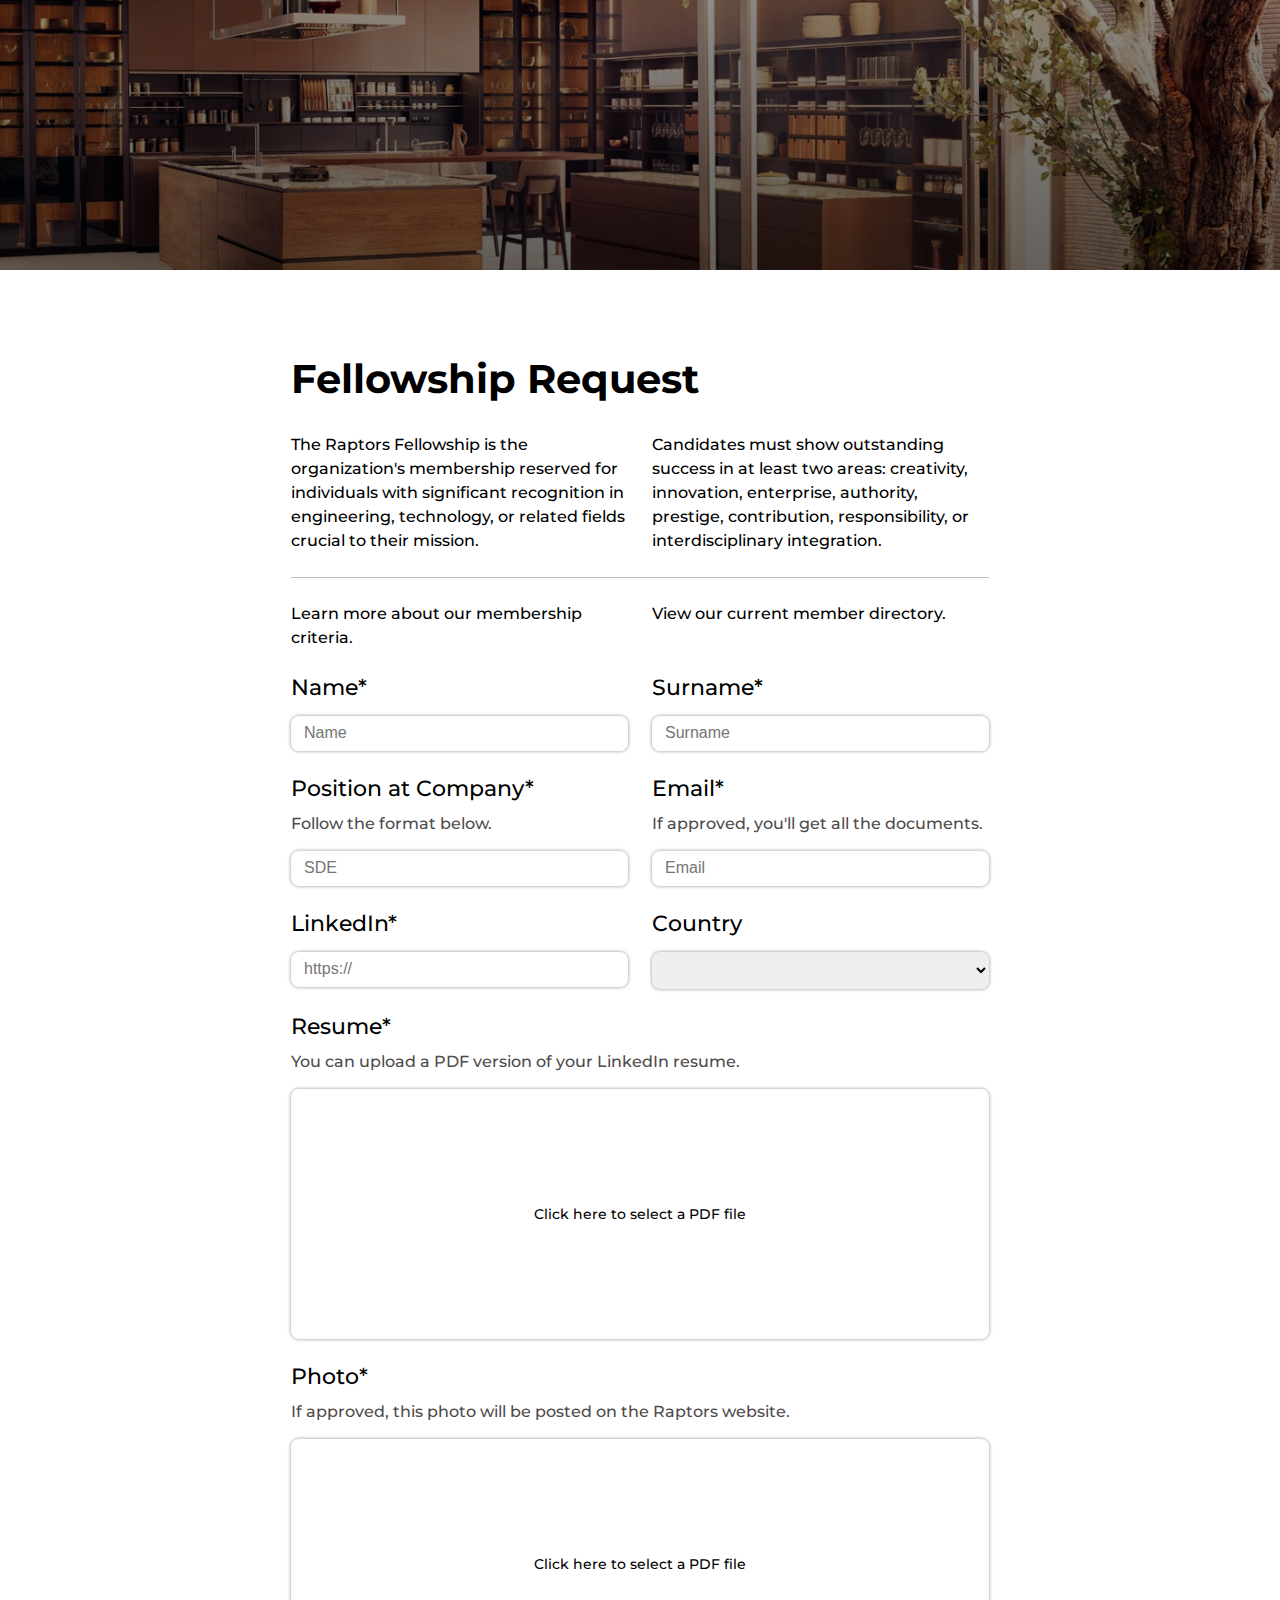
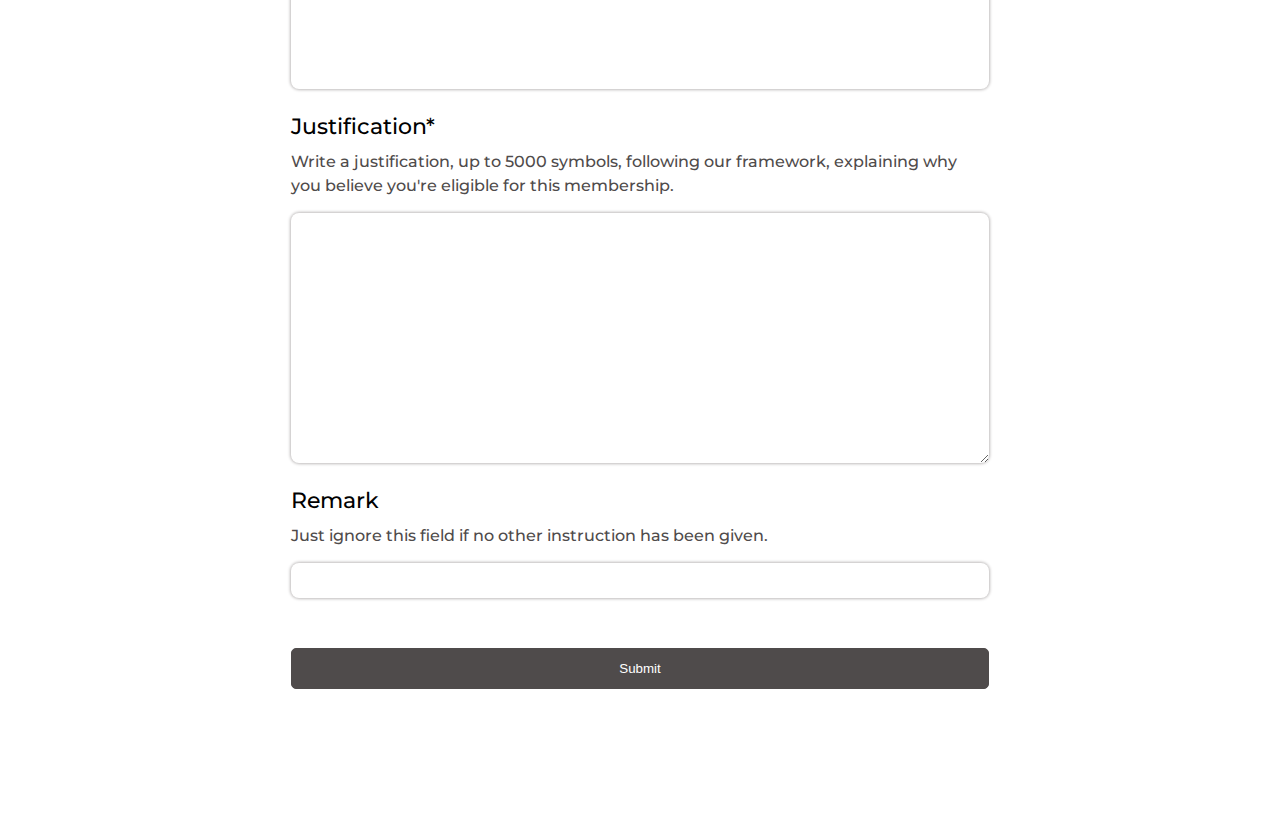
<file: apply-form.html>
<!DOCTYPE html>
<html lang="en">
<head>
  <meta charset="UTF-8">
  <meta name="viewport" content="width=device-width, initial-scale=1.0">
  <title>Document</title>
  <link rel="stylesheet" href="style.css">
  <link rel="stylesheet" href="sidebar.css">
  <link rel="stylesheet" href="burger-button.css">
</head>
<body>
  <div class="wrapper">
    <section class="section apply-form-banner">
      <img src="./img/banner-main.png" alt="">
    </section>
    <section class="section apply-form">
      <div class="container">
        <div class="apply-form-title-main">Fellowship Request</div>
        <div class="apply-form-content">
          <div class="apply-form-text">
            The Raptors Fellowship is the organization's membership reserved 
            for individuals with significant recognition in engineering, 
            technology, or related fields crucial to their mission. 
          </div>
          <div class="apply-form-text">
            Candidates must show outstanding success in at least two areas: 
            creativity, innovation, enterprise, authority, prestige, 
            contribution, responsibility, or interdisciplinary integration.
          </div>

          <div class="apply-form-underline big-form-item"></div>

          <div class="apply-form-text">Learn more about our membership <span>criteria.</span></div>
          <div class="apply-form-text">View our current member <span>directory.</span></div>

          <div class="apply-form-item">
            <div class="apply-form-title">Name*</div>
            <input class="apply-form-input" type="text" placeholder="Name">
          </div>

          <div class="apply-form-item">
            <div class="apply-form-title">Surname*</div>
            <input class="apply-form-input" type="text" placeholder="Surname">
          </div>

          <div class="apply-form-item">
            <div class="apply-form-title">Position at Company*</div>
            <div class="apply-form-text">Follow the format below.</div>
            <input class="apply-form-input" type="text" placeholder="SDE">
          </div>

          <div class="apply-form-item">
            <div class="apply-form-title">Email*</div>
            <div class="apply-form-text">If approved, you'll get all the documents.</div>
            <input class="apply-form-input" type="text" placeholder="Email">
          </div>

          <div class="apply-form-item">
            <div class="apply-form-title">LinkedIn*</div>
            <input class="apply-form-input" type="text" placeholder="https://">
          </div>

          <div class="apply-form-item">
            <div class="apply-form-title">Country</div>
            <select class="apply-form-input" id="country" name="country">
              <option value=""></option>
              <option value="ar">Argentina</option>
              <option value="au">Australia</option>
              <option value="at">Austria</option>
              <option value="bd">Bangladesh</option>
              <option value="be">Belgium</option>
              <option value="br">Brazil</option>
              <option value="ca">Canada</option>
              <option value="cl">Chile</option>
              <option value="cn">China</option>
              <option value="co">Colombia</option>
              <option value="cz">Czech Republic</option>
              <option value="dk">Denmark</option>
              <option value="eg">Egypt</option>
              <option value="et">Ethiopia</option>
              <option value="fi">Finland</option>
              <option value="fr">France</option>
              <option value="de">Germany</option>
              <option value="gr">Greece</option>
              <option value="hk">Hong Kong</option>
              <option value="hu">Hungary</option>
              <option value="in">India</option>
              <option value="id">Indonesia</option>
              <option value="ir">Iran</option>
              <option value="iq">Iraq</option>
              <option value="ie">Ireland</option>
              <option value="il">Israel</option>
              <option value="it">Italy</option>
              <option value="jp">Japan</option>
              <option value="ke">Kenya</option>
              <option value="kr">South Korea</option>
              <option value="mx">Mexico</option>
              <option value="ma">Morocco</option>
              <option value="my">Malaysia</option>
              <option value="ng">Nigeria</option>
              <option value="nl">Netherlands</option>
              <option value="no">Norway</option>
              <option value="pk">Pakistan</option>
              <option value="pe">Peru</option>
              <option value="ph">Philippines</option>
              <option value="pl">Poland</option>
              <option value="pt">Portugal</option>
              <option value="qa">Qatar</option>
              <option value="ru">Russia</option>
              <option value="sa">Saudi Arabia</option>
              <option value="za">South Africa</option>
              <option value="es">Spain</option>
              <option value="se">Sweden</option>
              <option value="ch">Switzerland</option>
              <option value="th">Thailand</option>
              <option value="tr">Turkey</option>
              <option value="ua">Ukraine</option>
              <option value="ae">United Arab Emirates</option>
              <option value="gb">United Kingdom</option>
              <option value="us">United States</option>
              <option value="vn">Vietnam</option>
            </select>
          </div>

          <div class="apply-form-item big-form-item">
            <div class="apply-form-title">Resume*</div>
            <div class="apply-form-text">You can upload a PDF version of your LinkedIn resume.</div>
            <input type="file" class="pdfInput" accept="application/pdf" style="display:none;" />
            <div class="pdfViewer pdf-input">Click here to select a PDF file</div>
          </div>

          <div class="apply-form-item big-form-item">
            <div class="apply-form-title">Photo*</div>
            <div class="apply-form-text">If approved, this photo will be posted on the Raptors website.</div>
            <input type="file" class="pdfInput" accept="application/pdf" style="display:none;" />
            <div class="pdfViewer pdf-input">Click here to select a PDF file</div>
          </div>

          <div class="apply-form-item big-form-item">
            <div class="apply-form-title">Justification*</div>
            <div class="apply-form-text">Write a justification, up to 5000 symbols, following our framework, explaining why you believe you're eligible for this membership. </div>
            <textarea class="apply-form-input" type="text" placeholder=""></textarea>
          </div>

          <div class="apply-form-item big-form-item">
            <div class="apply-form-title">Remark</div>
            <div class="apply-form-text">Just ignore this field if no other instruction has been given.</div>
            <input class="apply-form-input" type="text" placeholder="">
          </div>

        </div>
        <button class="apply-form-button block-button">Submit</button>
      </div>
    </section>
  </div>
  


  <script src="app.js"></script>
</body>
</html>
</file>
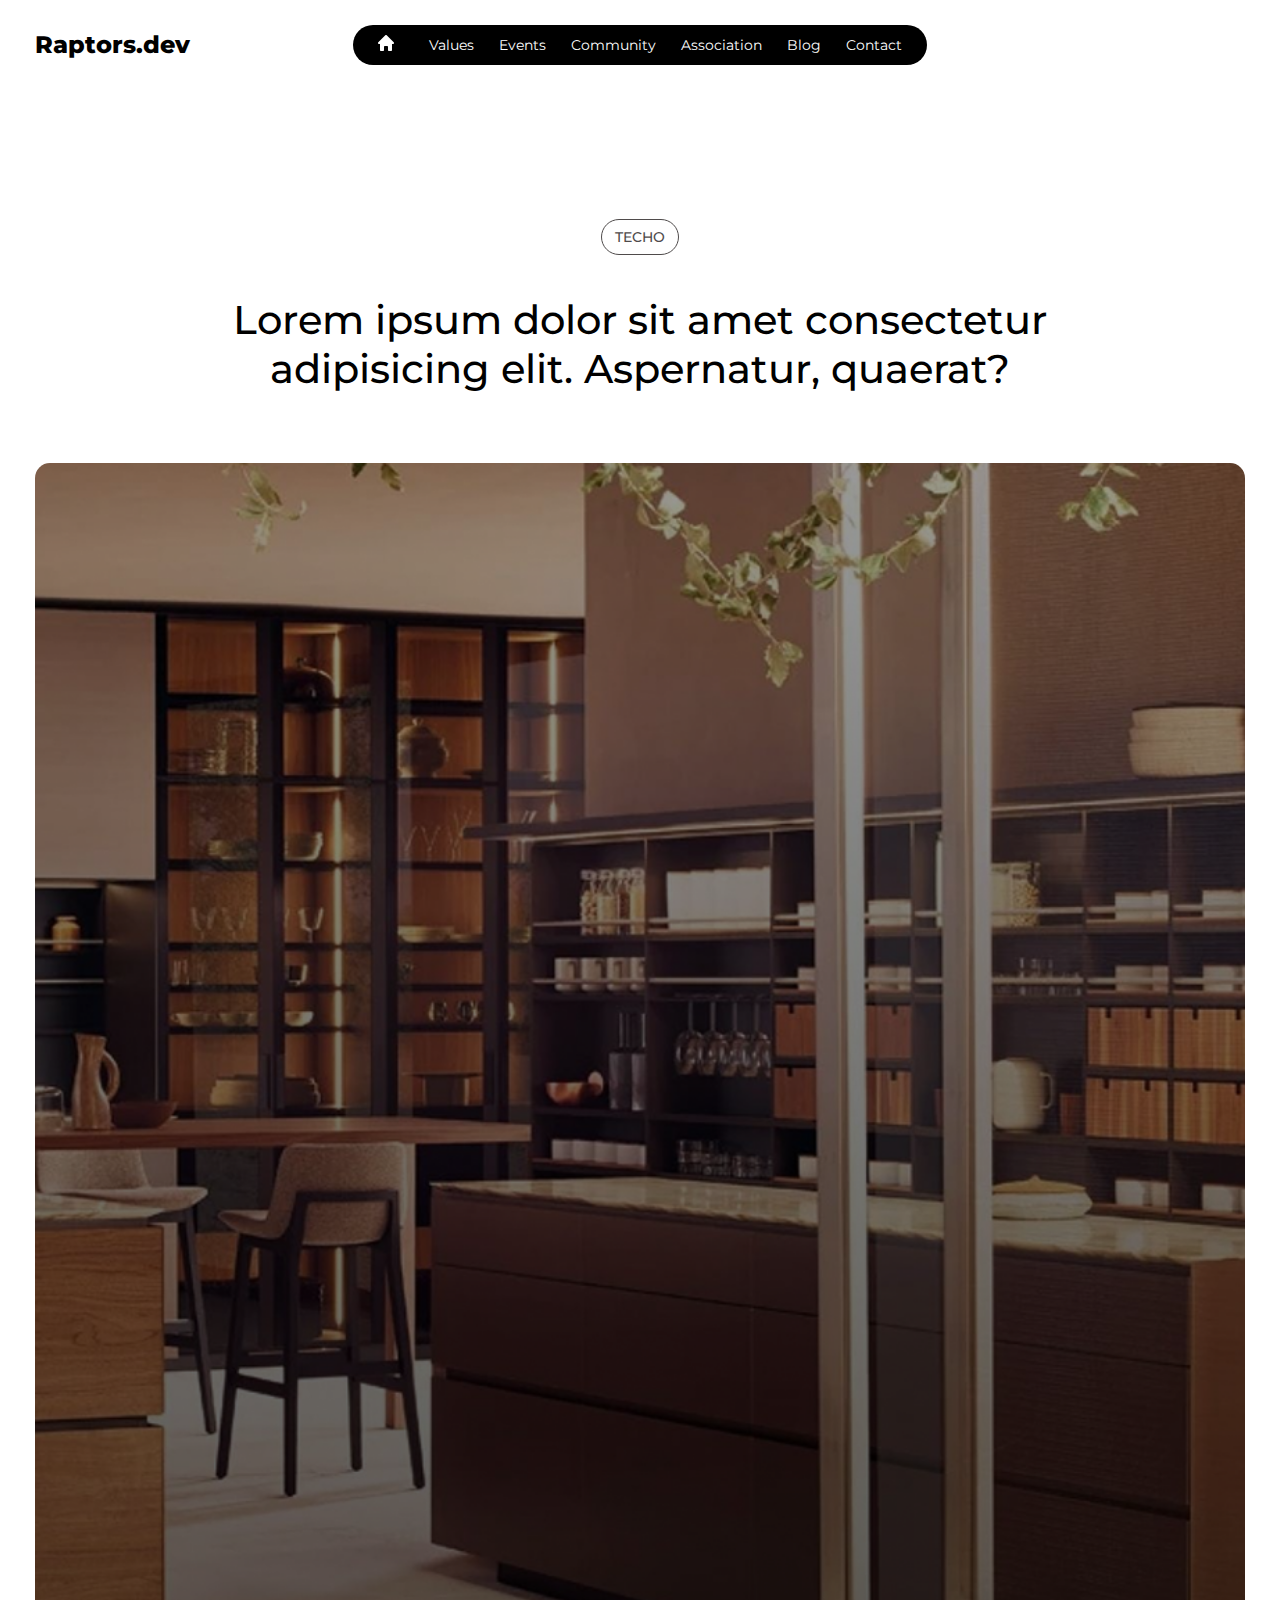
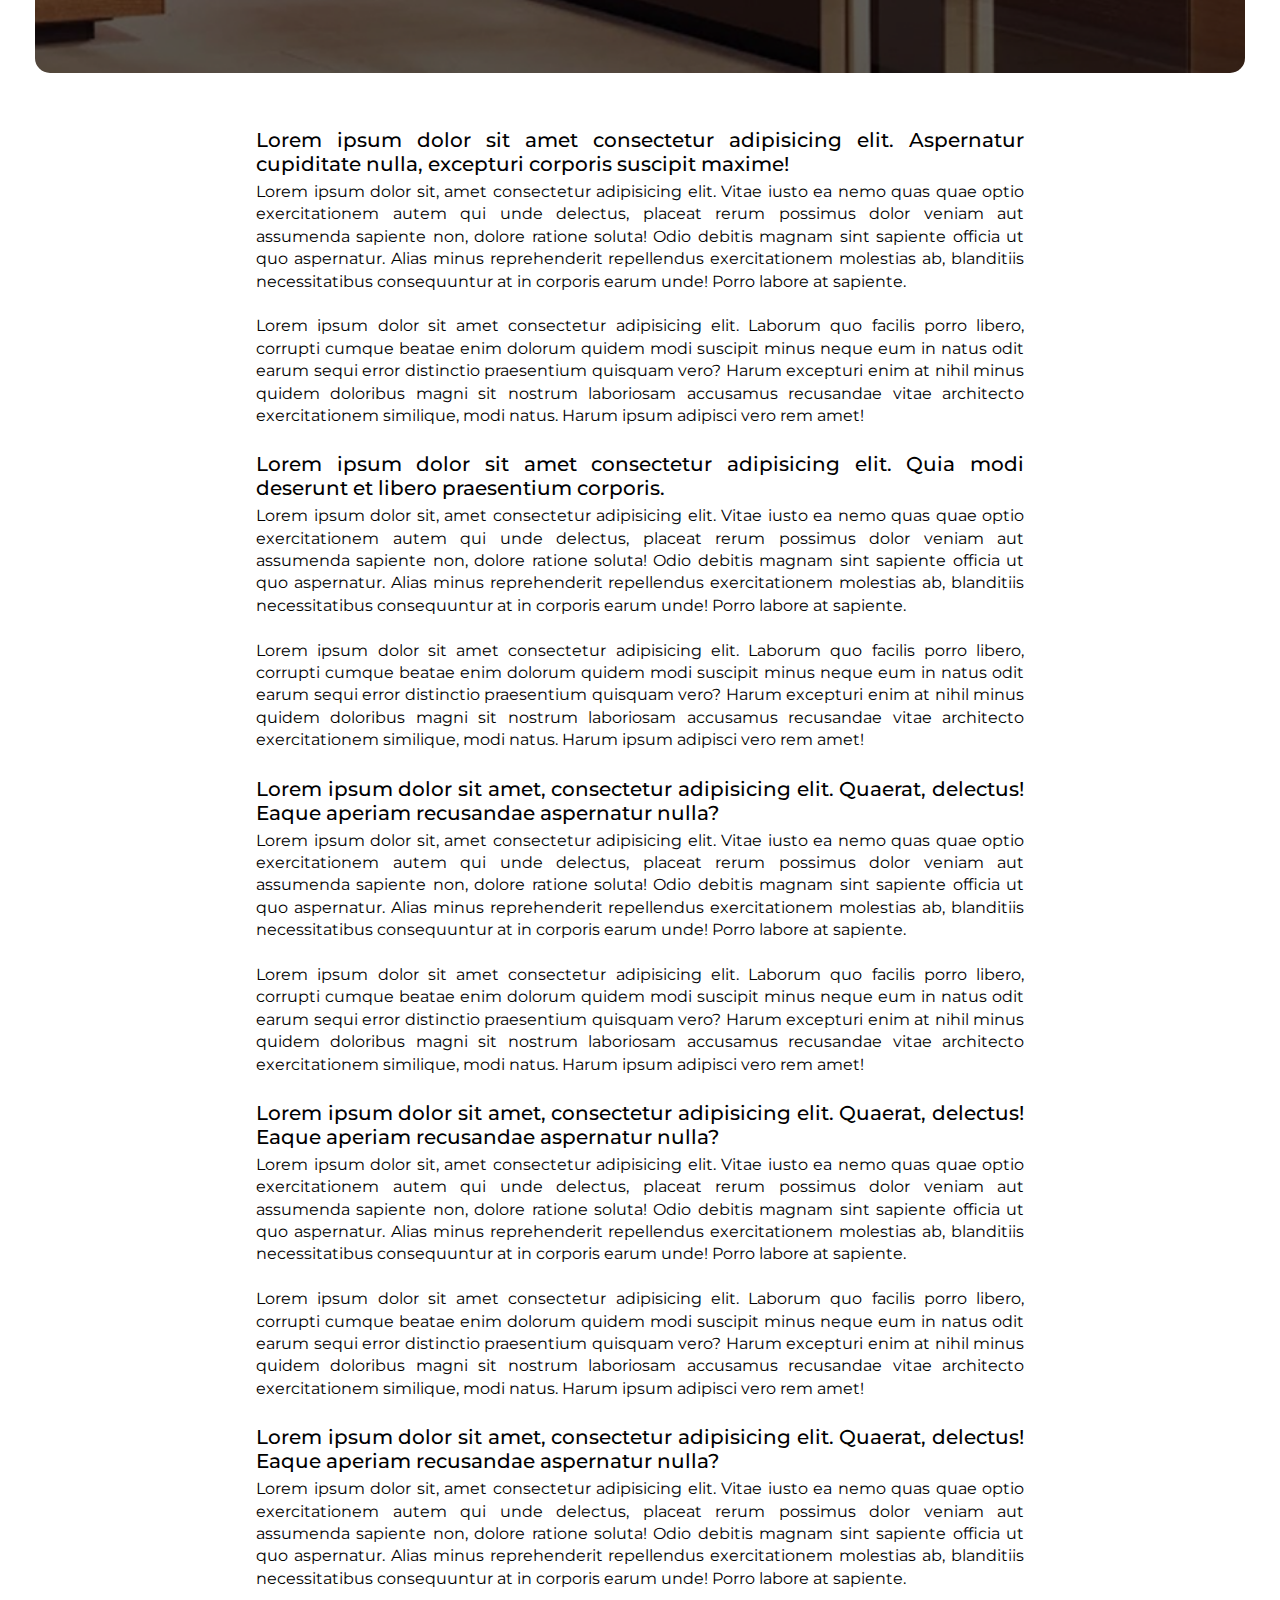
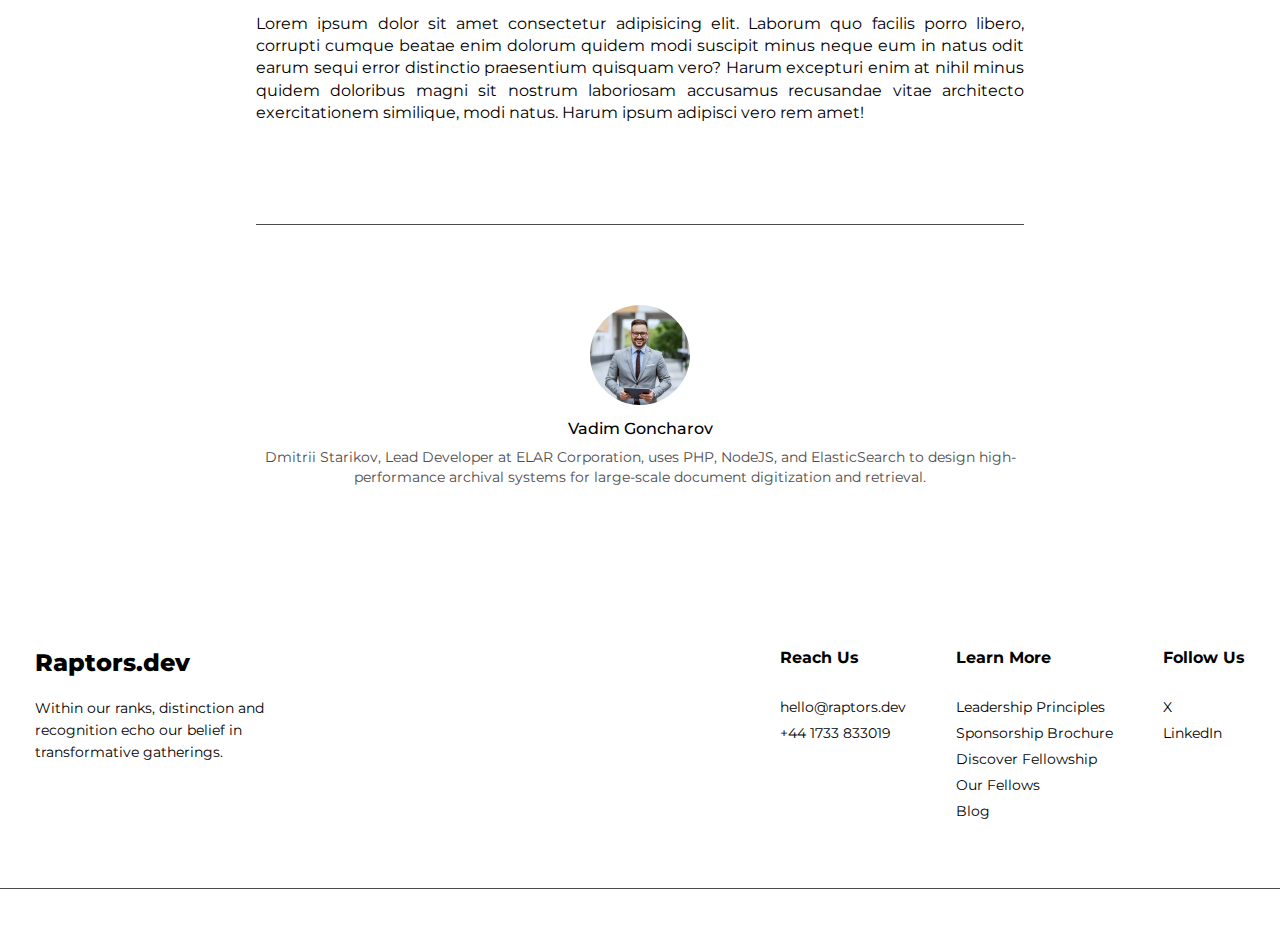
<file: blog-article.html>
<!DOCTYPE html>
<html lang="en">
<head>
  <meta charset="UTF-8">
  <meta name="viewport" content="width=device-width, initial-scale=1.0">
  <title>Blog article</title>
  <link rel="stylesheet" href="style.css">
  <link rel="stylesheet" href="sidebar.css">
  <link rel="stylesheet" href="burger-button.css">
</head>
<body>

  <div class="wrapper">
    <section class="section section-header">

      <div class="container">
        <header class="header">
          <div class="logo">Raptors.dev</div>
          <div class="header-menu">
            <a href="index.html">
              <button class="header-button">
                <img src="./img/icon-home.svg" alt="">
              </button>
            </a>
            <a class="header-menu__item" href="#value">Values</a>
            <a class="header-menu__item" href="#events">Events</a>
            <a class="header-menu__item" href="#community">Community</a>
            <a class="header-menu__item" href="#association">Association</a>
            <a class="header-menu__item" href="blog.html">Blog</a>
            <a class="header-menu__item" href="#contact">Contact</a>
          </div>
          <div class="burger-button" id="burger-button">
            <div></div>
          </div>
        </header>
      </div>

      <aside class="sidebar" id="sidebar">
        <div class="container">
          <div class="sidebar-menu">
            <a href="index.html">
              <div class="sidebar-mune-item">Home</div>
            </a>
            <a href="#values">
              <div class="sidebar-mune-item">Values</div>
            </a>
            <a href="#events">
              <div class="sidebar-mune-item">Events</div>
            </a>
            <a href="#community">
              <div class="sidebar-mune-item">Community</div>
            </a>
            <a href="#association">
              <div class="sidebar-mune-item">Association</div>
            </a>
            <a href="blog.html">
              <div class="sidebar-mune-item">Blog</div>
            </a>
            <a href="#contact">
              <div class="sidebar-mune-item">Contact</div>
            </a>
          </div>
        </div>
      </aside>


    </section>

    <section class="section article">
      <div class="container">
        <div class="article-header">
          <div class="badge">Techo</div>
          <div class="blog-card-title">Lorem ipsum dolor sit amet consectetur adipisicing elit. Aspernatur, quaerat?</div>
          <img class="blog-article-img" src="./img/banner-main.png" alt="">
          <div class="blog-article-content">
            <div class="blog-article-content-title">Lorem ipsum dolor sit amet consectetur adipisicing elit. Aspernatur cupiditate nulla, excepturi corporis suscipit maxime!</div>
            <div class="blog-article-content-text">
              Lorem ipsum dolor sit, amet consectetur adipisicing elit. Vitae iusto ea nemo quas quae optio exercitationem
              autem qui unde delectus, placeat rerum possimus dolor veniam aut assumenda sapiente non, dolore ratione soluta! Odio debitis magnam sint sapiente 
              officia ut quo aspernatur. Alias minus reprehenderit repellendus exercitationem molestias ab, blanditiis necessitatibus consequuntur at in corporis 
              earum unde! Porro labore at sapiente.<br/><br/>
              Lorem ipsum dolor sit amet consectetur adipisicing elit. Laborum quo facilis porro libero, corrupti cumque beatae enim dolorum quidem modi suscipit 
              minus neque eum in natus odit earum sequi error distinctio praesentium quisquam vero? Harum excepturi enim at nihil minus quidem doloribus magni sit 
              nostrum laboriosam accusamus recusandae vitae architecto exercitationem similique, modi natus. Harum ipsum adipisci vero rem amet!
            </div>

            <div class="blog-article-content-title">Lorem ipsum dolor sit amet consectetur adipisicing elit. Quia modi deserunt et libero praesentium corporis.</div>
            <div class="blog-article-content-text">
              Lorem ipsum dolor sit, amet consectetur adipisicing elit. Vitae iusto ea nemo quas quae optio exercitationem
              autem qui unde delectus, placeat rerum possimus dolor veniam aut assumenda sapiente non, dolore ratione soluta! Odio debitis magnam sint sapiente 
              officia ut quo aspernatur. Alias minus reprehenderit repellendus exercitationem molestias ab, blanditiis necessitatibus consequuntur at in corporis 
              earum unde! Porro labore at sapiente.<br/><br/>
              Lorem ipsum dolor sit amet consectetur adipisicing elit. Laborum quo facilis porro libero, corrupti cumque beatae enim dolorum quidem modi suscipit 
              minus neque eum in natus odit earum sequi error distinctio praesentium quisquam vero? Harum excepturi enim at nihil minus quidem doloribus magni sit 
              nostrum laboriosam accusamus recusandae vitae architecto exercitationem similique, modi natus. Harum ipsum adipisci vero rem amet!
            </div>

            <div class="blog-article-content-title">Lorem ipsum dolor sit amet, consectetur adipisicing elit. Quaerat, delectus! Eaque aperiam recusandae aspernatur nulla?</div>
            <div class="blog-article-content-text">
              Lorem ipsum dolor sit, amet consectetur adipisicing elit. Vitae iusto ea nemo quas quae optio exercitationem
              autem qui unde delectus, placeat rerum possimus dolor veniam aut assumenda sapiente non, dolore ratione soluta! Odio debitis magnam sint sapiente 
              officia ut quo aspernatur. Alias minus reprehenderit repellendus exercitationem molestias ab, blanditiis necessitatibus consequuntur at in corporis 
              earum unde! Porro labore at sapiente.<br/><br/>
              Lorem ipsum dolor sit amet consectetur adipisicing elit. Laborum quo facilis porro libero, corrupti cumque beatae enim dolorum quidem modi suscipit 
              minus neque eum in natus odit earum sequi error distinctio praesentium quisquam vero? Harum excepturi enim at nihil minus quidem doloribus magni sit 
              nostrum laboriosam accusamus recusandae vitae architecto exercitationem similique, modi natus. Harum ipsum adipisci vero rem amet!
            </div>

            <div class="blog-article-content-title">Lorem ipsum dolor sit amet, consectetur adipisicing elit. Quaerat, delectus! Eaque aperiam recusandae aspernatur nulla?</div>
            <div class="blog-article-content-text">
              Lorem ipsum dolor sit, amet consectetur adipisicing elit. Vitae iusto ea nemo quas quae optio exercitationem
              autem qui unde delectus, placeat rerum possimus dolor veniam aut assumenda sapiente non, dolore ratione soluta! Odio debitis magnam sint sapiente 
              officia ut quo aspernatur. Alias minus reprehenderit repellendus exercitationem molestias ab, blanditiis necessitatibus consequuntur at in corporis 
              earum unde! Porro labore at sapiente.<br/><br/>
              Lorem ipsum dolor sit amet consectetur adipisicing elit. Laborum quo facilis porro libero, corrupti cumque beatae enim dolorum quidem modi suscipit 
              minus neque eum in natus odit earum sequi error distinctio praesentium quisquam vero? Harum excepturi enim at nihil minus quidem doloribus magni sit 
              nostrum laboriosam accusamus recusandae vitae architecto exercitationem similique, modi natus. Harum ipsum adipisci vero rem amet!
            </div>

            <div class="blog-article-content-title">Lorem ipsum dolor sit amet, consectetur adipisicing elit. Quaerat, delectus! Eaque aperiam recusandae aspernatur nulla?</div>
            <div class="blog-article-content-text">
              Lorem ipsum dolor sit, amet consectetur adipisicing elit. Vitae iusto ea nemo quas quae optio exercitationem
              autem qui unde delectus, placeat rerum possimus dolor veniam aut assumenda sapiente non, dolore ratione soluta! Odio debitis magnam sint sapiente 
              officia ut quo aspernatur. Alias minus reprehenderit repellendus exercitationem molestias ab, blanditiis necessitatibus consequuntur at in corporis 
              earum unde! Porro labore at sapiente.<br/><br/>
              Lorem ipsum dolor sit amet consectetur adipisicing elit. Laborum quo facilis porro libero, corrupti cumque beatae enim dolorum quidem modi suscipit 
              minus neque eum in natus odit earum sequi error distinctio praesentium quisquam vero? Harum excepturi enim at nihil minus quidem doloribus magni sit 
              nostrum laboriosam accusamus recusandae vitae architecto exercitationem similique, modi natus. Harum ipsum adipisci vero rem amet!
            </div>

            <div class="blog-article-underline"></div>

            <div class="blog-autor">
              <div class="blog-autor-img">
                <img src="./img/blog-autor-img.jpg" alt="">
              </div>
              <div class="blog-autor-content">
                <div class="blog-autor-name">Vadim Goncharov</div>
                <div class="blog-autor-date">August 6, 2024</div>
                <div class="blog-autor-description">Dmitrii Starikov, Lead Developer at ELAR Corporation, uses PHP, NodeJS, and ElasticSearch to design high-performance archival systems for large-scale document digitization and retrieval.</div>
              </div>
            </div>
            
          </div>
        </div>
      </div>
    </section>

    <section class="section footer">
      <div class="container">
        <div class="footer-logo-part">
          <div class="logo">
            <a href="index.html">
              Raptors.dev
            </a></div>
          <div class="footer-logo-description">Within our ranks, distinction and recognition echo our belief in transformative gatherings.</div>
        </div>
        <div class="footer-content-part">
          <div class="footer-column">
            <div class="footer-column-title">Reach Us</div>
            <div class="footer-column-item">
              <a href="">
                hello@raptors.dev
              </a></div>
            <div class="footer-column-item">
              <a href="">
                +44 1733 833019
              </a></div>
          </div>
          <div class="footer-column">
            <div class="footer-column-title">Learn More</div>
            <div class="footer-column-item">
              <a href="">
                Leadership Principles
              </a></div>
            <div class="footer-column-item">
              <a href="">
                Sponsorship Brochure
              </a></div>
            <div class="footer-column-item">
              <a href="">
                Discover Fellowship
              </a></div>
            <div class="footer-column-item">
              <a href="">
                Our Fellows
              </a></div>
            <div class="footer-column-item">
              <a href="">
                Blog
              </a></div>
          </div>
          <div class="footer-column">
            <div class="footer-column-title">Follow Us</div>
            <div class="footer-column-item">
              <a href="">
                X
              </a></div>
            <div class="footer-column-item">
              <a href="">
                LinkedIn
              </a></div>
          </div>
        </div>
      </div>
      <div class="footer-underline"></div>
      <div class="container"></div>
    </section>
  </div>
  

  <script src="app.js"></script>
</body>
</html>
</file>
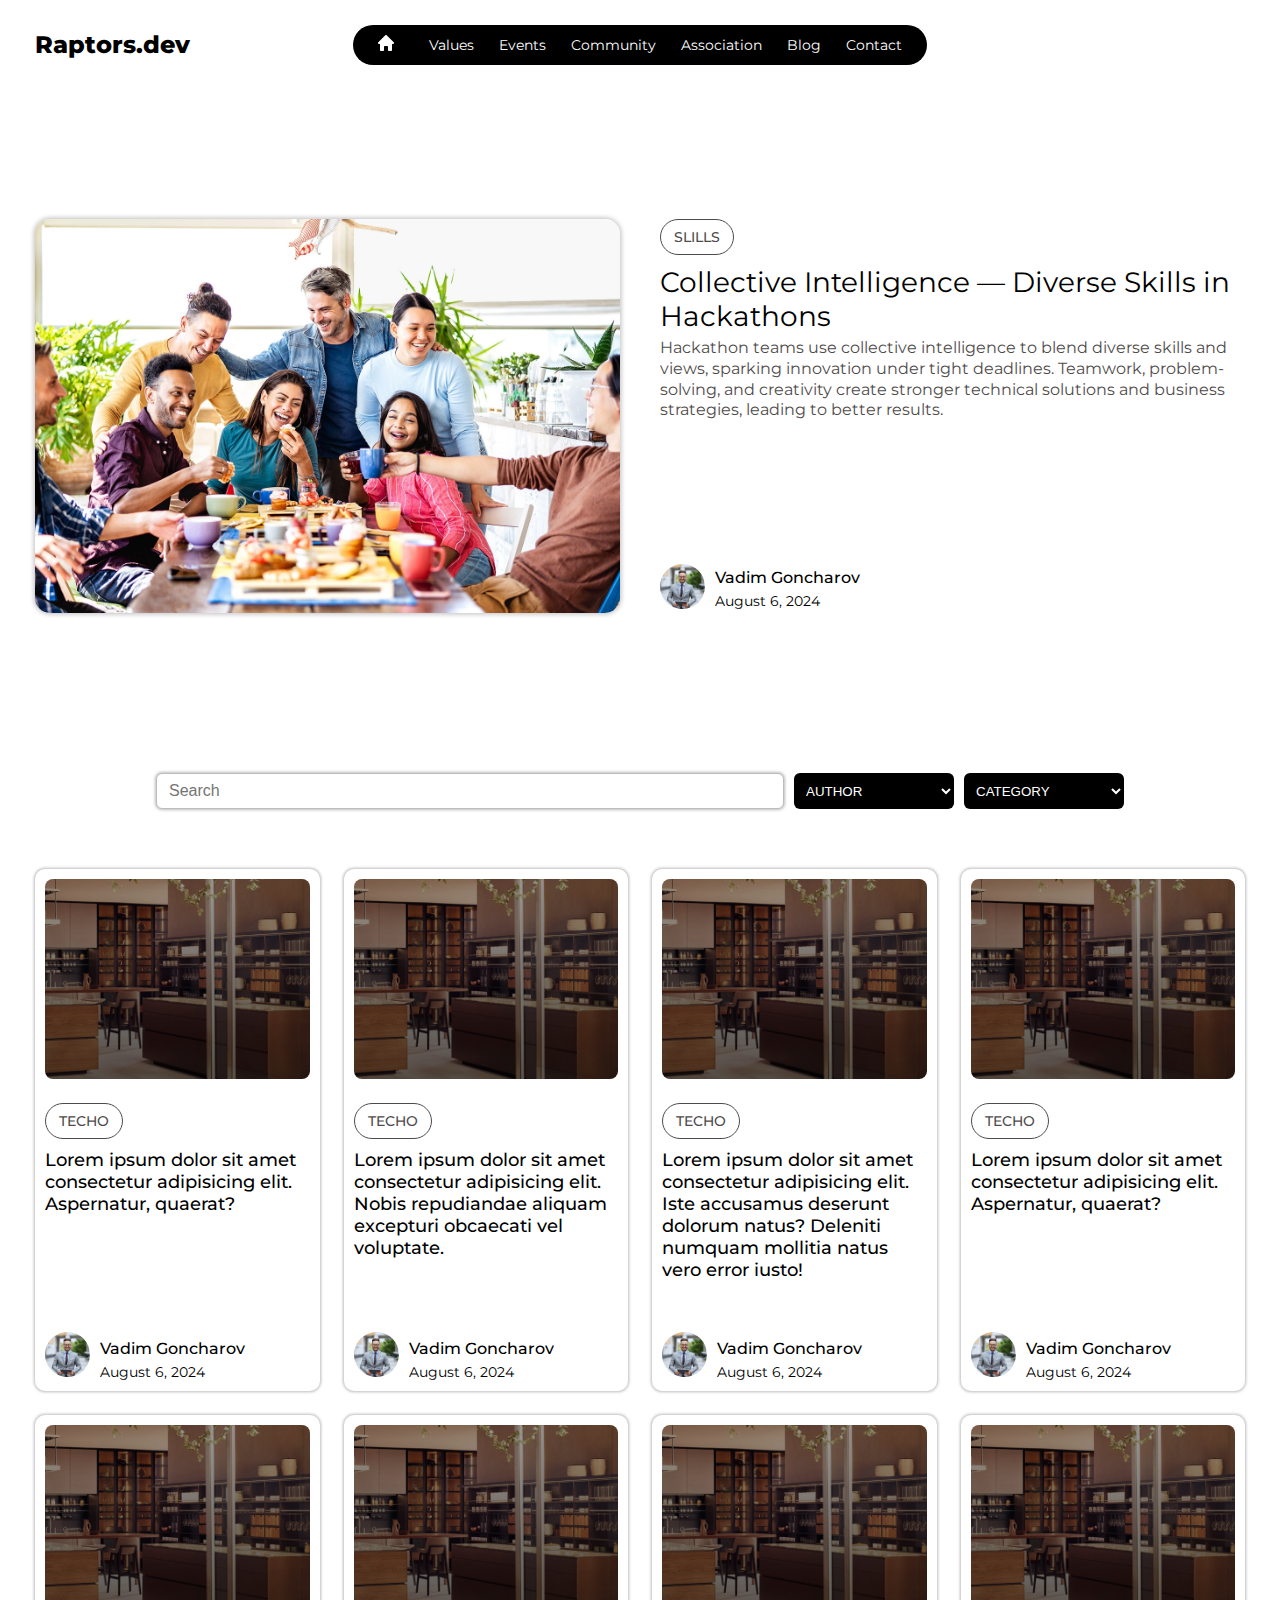
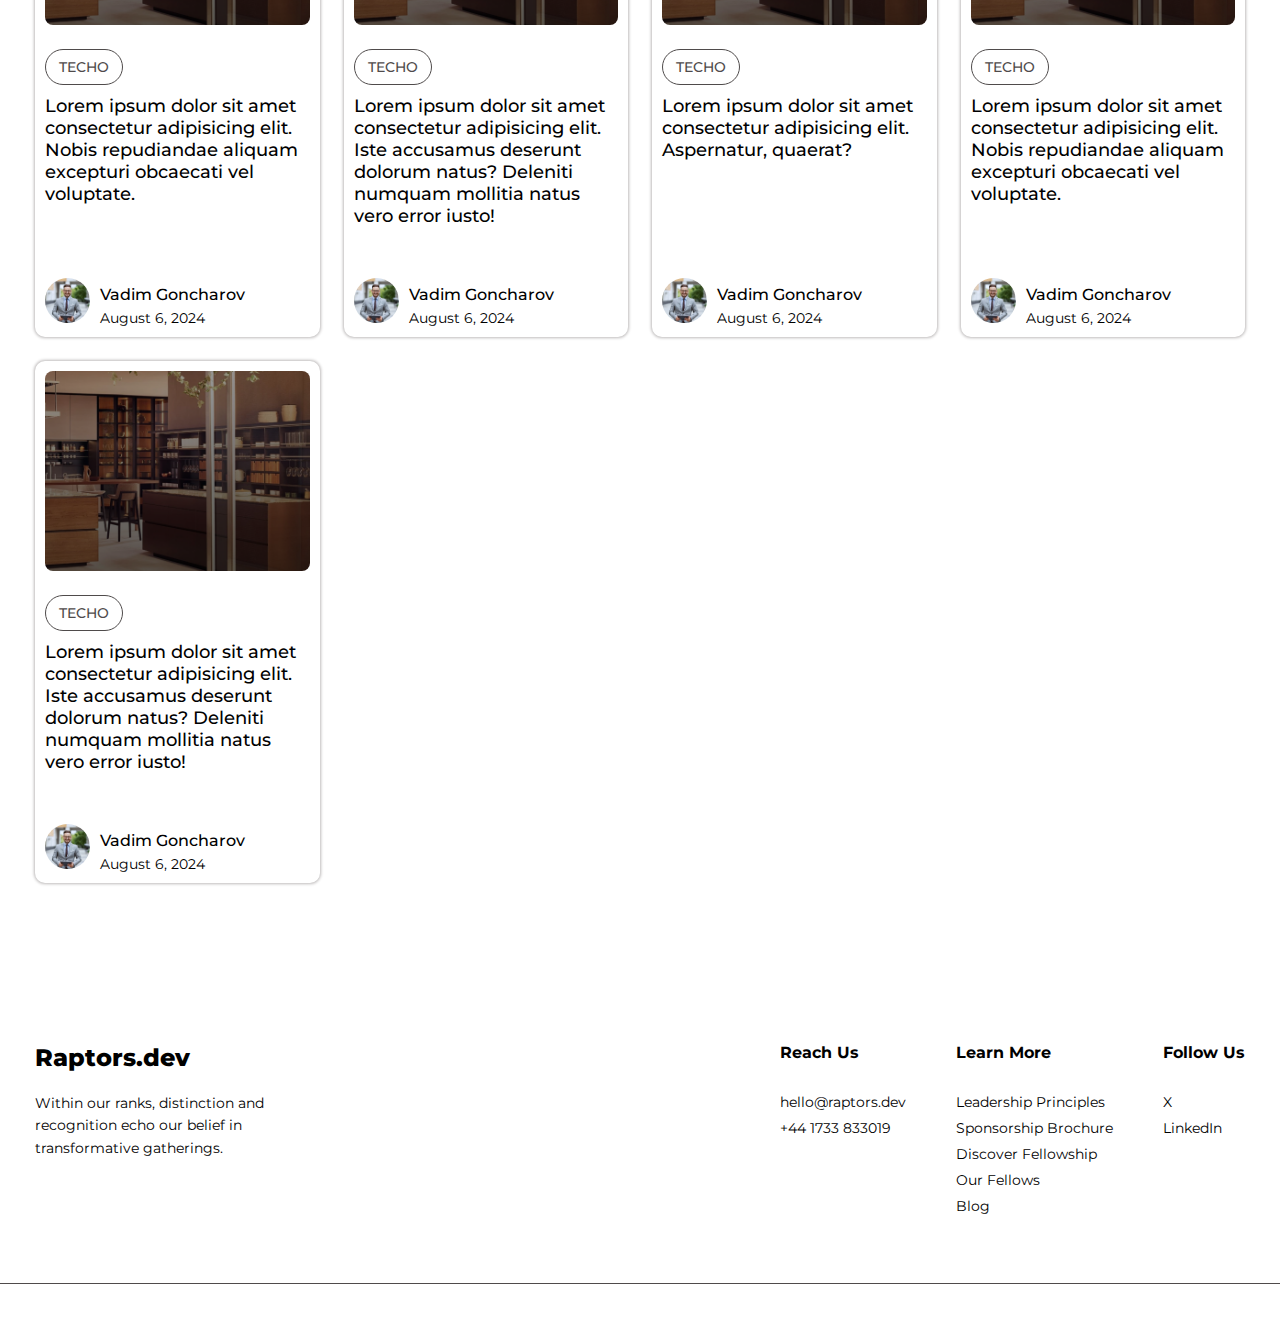
<file: blog.html>
<!DOCTYPE html>
<html lang="en">
<head>
  <meta charset="UTF-8">
  <meta name="viewport" content="width=device-width, initial-scale=1.0">
  <title>Blog</title>
  <link rel="stylesheet" href="style.css">
</head>
<body>

  <div class="wrapper">
    <section class="section">

      <div class="container">
        <header class="header">
          <div class="logo">Raptors.dev</div>
          <div class="header-menu">
            <a href="index.html">
              <button class="header-button">
                <img src="./img/icon-home.svg" alt="">
              </button>
            </a>
            <a class="header-menu__item" href="#value">Values</a>
            <a class="header-menu__item" href="#events">Events</a>
            <a class="header-menu__item" href="#community">Community</a>
            <a class="header-menu__item" href="#association">Association</a>
            <a class="header-menu__item" href="#">Blog</a>
            <a class="header-menu__item" href="#contact">Contact</a>
          </div>
        </header>
      </div>

    </section>

    <section class="section skills">
      <div class="container">
        <div class="skills-img-part">
          <img src="./img/photo-line-img.webp" alt="">
        </div>
        <div class="skills-content-part">
          <div class="badge">Slills</div>
          <div class="skills-title">Collective Intelligence — Diverse Skills in Hackathons</div>
          <div class="skills-subtitle">Hackathon teams use collective intelligence to blend diverse skills and views, sparking innovation under tight deadlines. Teamwork, problem-solving, and creativity create stronger technical solutions and business strategies, leading to better results.</div>

          <div class="blog-autor">
            <div class="blog-autor-img">
              <img src="./img/blog-autor-img.jpg" alt="">
            </div>
            <div class="blog-autor-content">
              <div class="blog-autor-name">Vadim Goncharov</div>
              <div class="blog-autor-date">August 6, 2024</div>
            </div>
          </div>

        </div>
      </div>
    </section>

    <section class="section blogs">
      <div class="container">
        <div class="search-line">
          <input type="text" placeholder="Search">
          <select>
            <option value="">Author</option>
            <option>Mei Lin</option>
            <option>Mikhail Isaev</option>
            <option>Yauheni Malashuk</option>
            <option>Diana Dvoryak</option>
          </select>
          <select>
            <option value="">Category</option>
            <option>Innovation & Dev Culture</option>
            <option>Fun</option>
            <option>Social Good</option>
            <option>Education</option>
          </select>
        </div>

        <div class="blogs-cards">
          <div class="blog-card">
            <div class="blog-card-img">
              <img src="./img/banner-main.png" alt="">
            </div>
            <div class="blog-card-content">
              <div class="badge">Techo</div>
              <div class="blog-card-title">Lorem ipsum dolor sit amet consectetur adipisicing elit. Aspernatur, quaerat?</div>
              <div class="blog-autor">
              <div class="blog-autor-img">
                <img src="./img/blog-autor-img.jpg" alt="">
              </div>
              <div class="blog-autor-content">
                <div class="blog-autor-name">Vadim Goncharov</div>
                <div class="blog-autor-date">August 6, 2024</div>
              </div>
            </div>
          </div>
          </div>
          <div class="blog-card">
            <div class="blog-card-img">
              <img src="./img/banner-main.png" alt="">
            </div>
            <div class="blog-card-content">
              <div class="badge">Techo</div>
              <div class="blog-card-title">Lorem ipsum dolor sit amet consectetur adipisicing elit. Nobis repudiandae aliquam excepturi obcaecati vel voluptate.
              </div>
              <div class="blog-autor">
              <div class="blog-autor-img">
                <img src="./img/blog-autor-img.jpg" alt="">
              </div>
              <div class="blog-autor-content">
                <div class="blog-autor-name">Vadim Goncharov</div>
                <div class="blog-autor-date">August 6, 2024</div>
              </div>
            </div>
          </div>
          </div>
          <div class="blog-card">
            <div class="blog-card-img">
              <img src="./img/banner-main.png" alt="">
            </div>
            <div class="blog-card-content">
              <div class="badge">Techo</div>
              <div class="blog-card-title">Lorem ipsum dolor sit amet consectetur adipisicing elit. Iste accusamus deserunt dolorum natus? Deleniti numquam mollitia natus vero error iusto!
              </div>
              <div class="blog-autor">
              <div class="blog-autor-img">
                <img src="./img/blog-autor-img.jpg" alt="">
              </div>
              <div class="blog-autor-content">
                <div class="blog-autor-name">Vadim Goncharov</div>
                <div class="blog-autor-date">August 6, 2024</div>
              </div>
            </div>
          </div>
          </div>
          <div class="blog-card">
            <div class="blog-card-img">
              <img src="./img/banner-main.png" alt="">
            </div>
            <div class="blog-card-content">
              <div class="badge">Techo</div>
              <div class="blog-card-title">Lorem ipsum dolor sit amet consectetur adipisicing elit. Aspernatur, quaerat?</div>
              <div class="blog-autor">
              <div class="blog-autor-img">
                <img src="./img/blog-autor-img.jpg" alt="">
              </div>
              <div class="blog-autor-content">
                <div class="blog-autor-name">Vadim Goncharov</div>
                <div class="blog-autor-date">August 6, 2024</div>
              </div>
            </div>
          </div>
          </div>
          <div class="blog-card">
            <div class="blog-card-img">
              <img src="./img/banner-main.png" alt="">
            </div>
            <div class="blog-card-content">
              <div class="badge">Techo</div>
              <div class="blog-card-title">Lorem ipsum dolor sit amet consectetur adipisicing elit. Nobis repudiandae aliquam excepturi obcaecati vel voluptate.
              </div>
              <div class="blog-autor">
              <div class="blog-autor-img">
                <img src="./img/blog-autor-img.jpg" alt="">
              </div>
              <div class="blog-autor-content">
                <div class="blog-autor-name">Vadim Goncharov</div>
                <div class="blog-autor-date">August 6, 2024</div>
              </div>
            </div>
          </div>
          </div>
          <div class="blog-card">
            <div class="blog-card-img">
              <img src="./img/banner-main.png" alt="">
            </div>
            <div class="blog-card-content">
              <div class="badge">Techo</div>
              <div class="blog-card-title">Lorem ipsum dolor sit amet consectetur adipisicing elit. Iste accusamus deserunt dolorum natus? Deleniti numquam mollitia natus vero error iusto!
              </div>
              <div class="blog-autor">
              <div class="blog-autor-img">
                <img src="./img/blog-autor-img.jpg" alt="">
              </div>
              <div class="blog-autor-content">
                <div class="blog-autor-name">Vadim Goncharov</div>
                <div class="blog-autor-date">August 6, 2024</div>
              </div>
            </div>
          </div>
          </div>
          <div class="blog-card">
            <div class="blog-card-img">
              <img src="./img/banner-main.png" alt="">
            </div>
            <div class="blog-card-content">
              <div class="badge">Techo</div>
              <div class="blog-card-title">Lorem ipsum dolor sit amet consectetur adipisicing elit. Aspernatur, quaerat?</div>
              <div class="blog-autor">
              <div class="blog-autor-img">
                <img src="./img/blog-autor-img.jpg" alt="">
              </div>
              <div class="blog-autor-content">
                <div class="blog-autor-name">Vadim Goncharov</div>
                <div class="blog-autor-date">August 6, 2024</div>
              </div>
            </div>
          </div>
          </div>
          <div class="blog-card">
            <div class="blog-card-img">
              <img src="./img/banner-main.png" alt="">
            </div>
            <div class="blog-card-content">
              <div class="badge">Techo</div>
              <div class="blog-card-title">Lorem ipsum dolor sit amet consectetur adipisicing elit. Nobis repudiandae aliquam excepturi obcaecati vel voluptate.
              </div>
              <div class="blog-autor">
              <div class="blog-autor-img">
                <img src="./img/blog-autor-img.jpg" alt="">
              </div>
              <div class="blog-autor-content">
                <div class="blog-autor-name">Vadim Goncharov</div>
                <div class="blog-autor-date">August 6, 2024</div>
              </div>
            </div>
          </div>
          </div>
          <div class="blog-card">
            <div class="blog-card-img">
              <img src="./img/banner-main.png" alt="">
            </div>
            <div class="blog-card-content">
              <div class="badge">Techo</div>
              <div class="blog-card-title">Lorem ipsum dolor sit amet consectetur adipisicing elit. Iste accusamus deserunt dolorum natus? Deleniti numquam mollitia natus vero error iusto!
              </div>
              <div class="blog-autor">
              <div class="blog-autor-img">
                <img src="./img/blog-autor-img.jpg" alt="">
              </div>
              <div class="blog-autor-content">
                <div class="blog-autor-name">Vadim Goncharov</div>
                <div class="blog-autor-date">August 6, 2024</div>
              </div>
            </div>
          </div>
          </div>
        </div>
      </div>
    </section>

    <section class="section footer">
      <div class="container">
        <div class="footer-logo-part">
          <div class="logo">Raptors.dev</div>
          <div class="footer-logo-description">Within our ranks, distinction and recognition echo our belief in transformative gatherings.</div>
        </div>
        <div class="footer-content-part">
          <div class="footer-column">
            <div class="footer-column-title">Reach Us</div>
            <div class="footer-column-item">hello@raptors.dev</div>
            <div class="footer-column-item">+44 1733 833019</div>
          </div>
          <div class="footer-column">
            <div class="footer-column-title">Learn More</div>
            <div class="footer-column-item">Leadership Principles</div>
            <div class="footer-column-item">Sponsorship Brochure</div>
            <div class="footer-column-item">Discover Fellowship</div>
            <div class="footer-column-item">Our Fellows</div>
            <div class="footer-column-item">Blog</div>
          </div>
          <div class="footer-column">
            <div class="footer-column-title">Follow Us</div>
            <div class="footer-column-item">X</div>
            <div class="footer-column-item">LinkedIn</div>
          </div>
        </div>
      </div>
      <div class="footer-underline"></div>
      <div class="container"></div>
    </section>
  </div>
  

  <script src="app.js"></script>
</body>
</html>
</file>
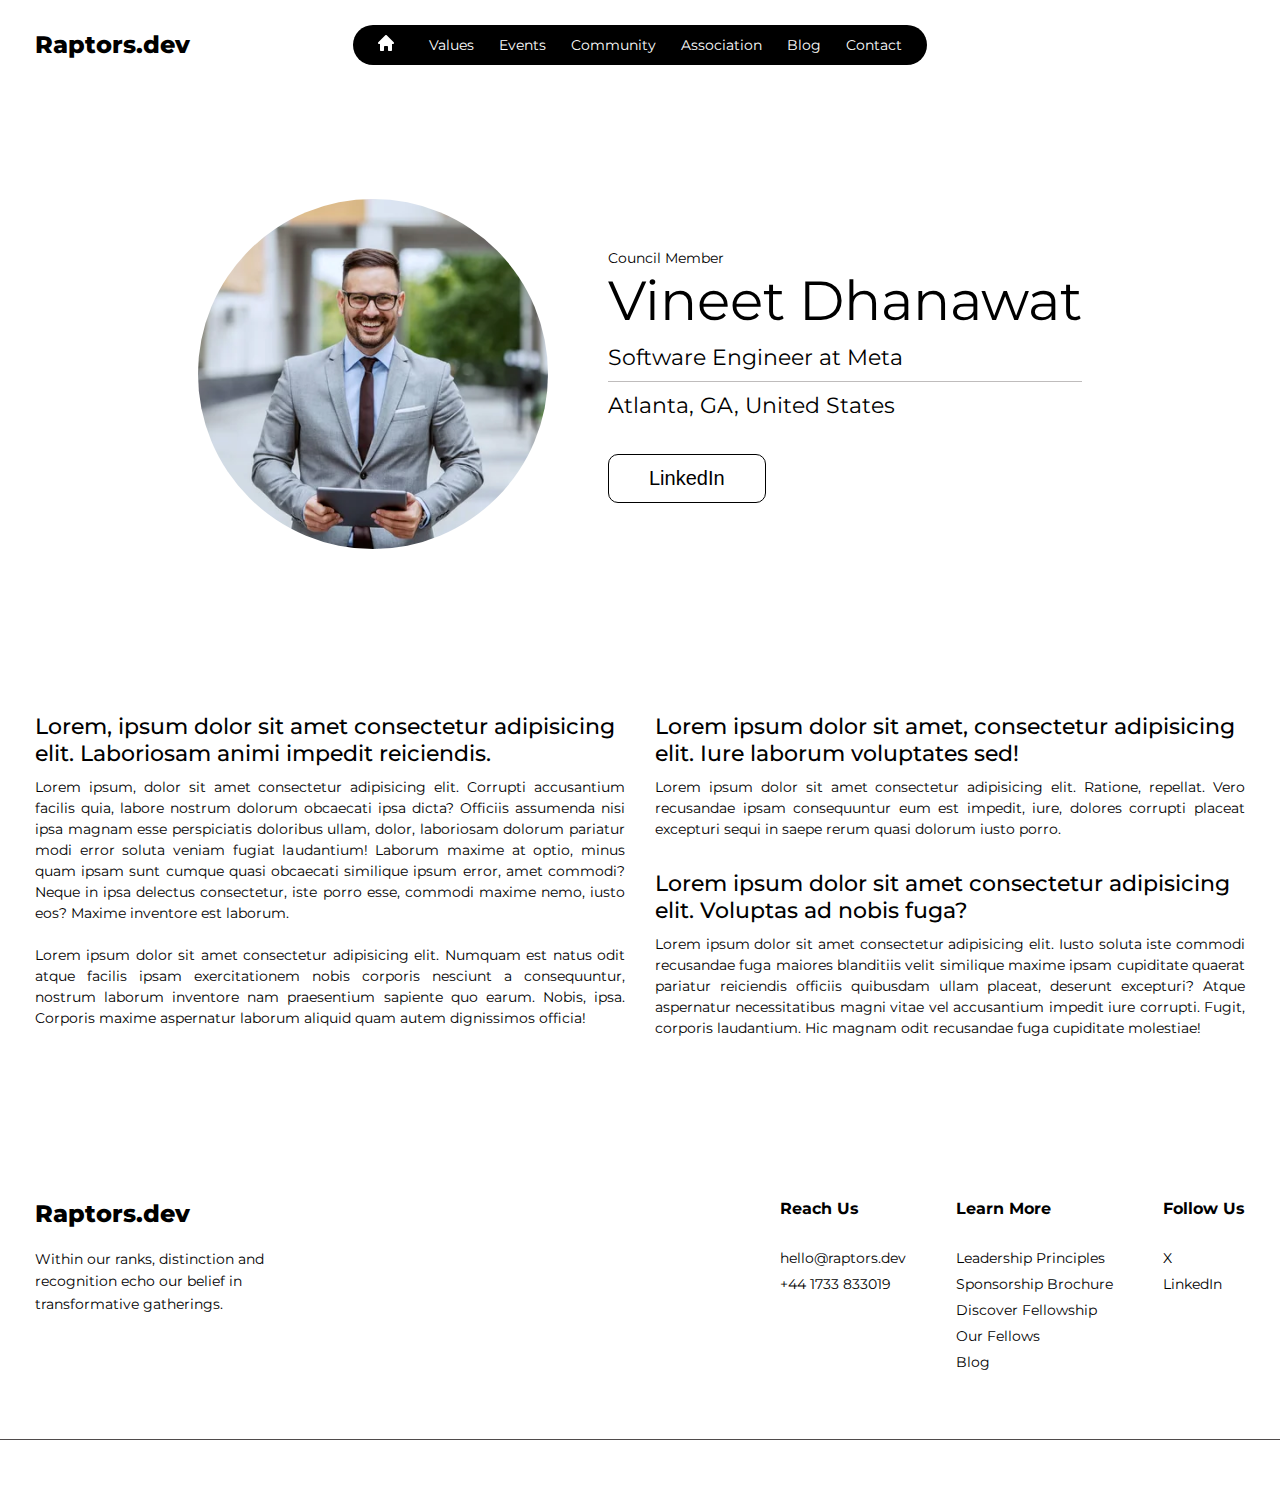
<file: member-person.html>
<!DOCTYPE html>
<html lang="en">
<head>
  <meta charset="UTF-8">
  <meta name="viewport" content="width=device-width, initial-scale=1.0">
  <title>Document</title>
  <link rel="stylesheet" href="style.css">
  <link rel="stylesheet" href="sidebar.css">
  <link rel="stylesheet" href="burger-button.css">
</head>
<body>
  
  <div class="wrapper">
    <section class="section section-header">

      <div class="container">
        <header class="header">
          <div class="logo">Raptors.dev</div>
          <div class="header-menu">
            <a href="index.html">
              <button class="header-button">
                <img src="./img/icon-home.svg" alt="">
              </button>
            </a>
            <a class="header-menu__item" href="#value">Values</a>
            <a class="header-menu__item" href="#events">Events</a>
            <a class="header-menu__item" href="#community">Community</a>
            <a class="header-menu__item" href="#association">Association</a>
            <a class="header-menu__item" href="blog.html">Blog</a>
            <a class="header-menu__item" href="#contact">Contact</a>
          </div>
          <div class="burger-button" id="burger-button">
            <div></div>
          </div>
        </header>
      </div>

      <aside class="sidebar" id="sidebar">
        <div class="container">
          <div class="sidebar-menu">
            <a href="index.html">
              <div class="sidebar-menu-item">Home</div>
            </a>
            <a href="#value">
              <div class="sidebar-menu-item">Values</div>
            </a>
            <a href="#events">
              <div class="sidebar-menu-item">Events</div>
            </a>
            <a href="#community">
              <div class="sidebar-menu-item">Community</div>
            </a>
            <a href="#association">
              <div class="sidebar-menu-item">Association</div>
            </a>
            <a href="blog.html">
              <div class="sidebar-menu-item">Blog</div>
            </a>
            <a href="#contact">
              <div class="sidebar-menu-item">Contact</div>
            </a>
          </div>
        </div>
      </aside>


    </section>

    <section class="section person">
      <div class="container">
        <div class="person-block">
          <div class="person-block-img">
            <img src="./img/blog-autor-img.jpg" alt="">
          </div>
          <div class="person-block-info">
            <div class="person-block-workplace">Council Member</div>
            <div class="person-block-name">Vineet Dhanawat</div>
            <div class="person-block-company">Software Engineer at Meta</div>
            <div class="person-block-line"></div>
            <div class="person-block-location">Atlanta, GA, United States</div>
            <button class="person-block-button">LinkedIn</button>
          </div>
        </div>
      </div>
    </section>

    <section class="section person-description">
      <div class="container">
        <div class="person-description-content person-contant-1">
          <div class="person-description-content-title">Lorem, ipsum dolor sit amet consectetur adipisicing elit. Laboriosam animi impedit reiciendis.</div>
          <div class="person-description-content-text">
            Lorem ipsum, dolor sit amet consectetur adipisicing elit. 
            Corrupti accusantium facilis quia, labore nostrum dolorum 
            obcaecati ipsa dicta? Officiis assumenda nisi ipsa magnam 
            esse perspiciatis doloribus ullam, dolor, laboriosam dolorum 
            pariatur modi error soluta veniam fugiat laudantium! Laborum 
            maxime at optio, minus quam ipsam sunt cumque quasi obcaecati 
            similique ipsum error, amet commodi? Neque in ipsa delectus 
            consectetur, iste porro esse, commodi maxime nemo, iusto eos? 
            Maxime inventore est laborum.
            <br/><br/>
            Lorem ipsum dolor sit amet consectetur adipisicing elit. 
            Numquam est natus odit atque facilis ipsam exercitationem 
            nobis corporis nesciunt a consequuntur, nostrum laborum 
            inventore nam praesentium sapiente quo earum. Nobis, ipsa. 
            Corporis maxime aspernatur laborum aliquid quam autem dignissimos officia!
          </div>
        </div>
        <div class="person-description-content person-contant-2">
          <div class="person-description-content-title">Lorem ipsum dolor sit amet, consectetur adipisicing elit. Iure laborum voluptates sed!</div>
          <div class="person-description-content-text">
            Lorem ipsum dolor sit amet consectetur adipisicing elit. 
            Ratione, repellat. Vero recusandae ipsam consequuntur eum 
            est impedit, iure, dolores corrupti placeat excepturi sequi 
            in saepe rerum quasi dolorum iusto porro.
          </div>
        </div>
        <div class="person-description-content person-contant-3">
          <div class="person-description-content-title">Lorem ipsum dolor sit amet consectetur adipisicing elit. Voluptas ad nobis fuga?</div>
          <div class="person-description-content-text">
            Lorem ipsum dolor sit amet consectetur adipisicing elit. 
            Iusto soluta iste commodi recusandae fuga maiores blanditiis 
            velit similique maxime ipsam cupiditate quaerat pariatur 
            reiciendis officiis quibusdam ullam placeat, deserunt excepturi? 
            Atque aspernatur necessitatibus magni vitae vel accusantium impedit 
            iure corrupti. Fugit, corporis laudantium. Hic magnam odit 
            recusandae fuga cupiditate molestiae!
          </div>
        </div>
      </div>
    </section>

    <section class="section footer">
      <div class="container">
        <div class="footer-logo-part">
          <div class="logo">
            <a href="index.html">
              Raptors.dev
            </a></div>
          <div class="footer-logo-description">Within our ranks, distinction and recognition echo our belief in transformative gatherings.</div>
        </div>
        <div class="footer-content-part">
          <div class="footer-column">
            <div class="footer-column-title">Reach Us</div>
            <div class="footer-column-item">
              <a href="">
                hello@raptors.dev
              </a></div>
            <div class="footer-column-item">
              <a href="">
                +44 1733 833019
              </a></div>
          </div>
          <div class="footer-column">
            <div class="footer-column-title">Learn More</div>
            <div class="footer-column-item">
              <a href="">
                Leadership Principles
              </a></div>
            <div class="footer-column-item">
              <a href="">
                Sponsorship Brochure
              </a></div>
            <div class="footer-column-item">
              <a href="">
                Discover Fellowship
              </a></div>
            <div class="footer-column-item">
              <a href="">
                Our Fellows
              </a></div>
            <div class="footer-column-item">
              <a href="">
                Blog
              </a></div>
          </div>
          <div class="footer-column">
            <div class="footer-column-title">Follow Us</div>
            <div class="footer-column-item">
              <a href="">
                X
              </a></div>
            <div class="footer-column-item">
              <a href="">
                LinkedIn
              </a></div>
          </div>
        </div>
      </div>
      <div class="footer-underline"></div>
      <div class="container"></div>
    </section>
  </div>


  <script src="app.js"></script>
</body>
</html>
</file>
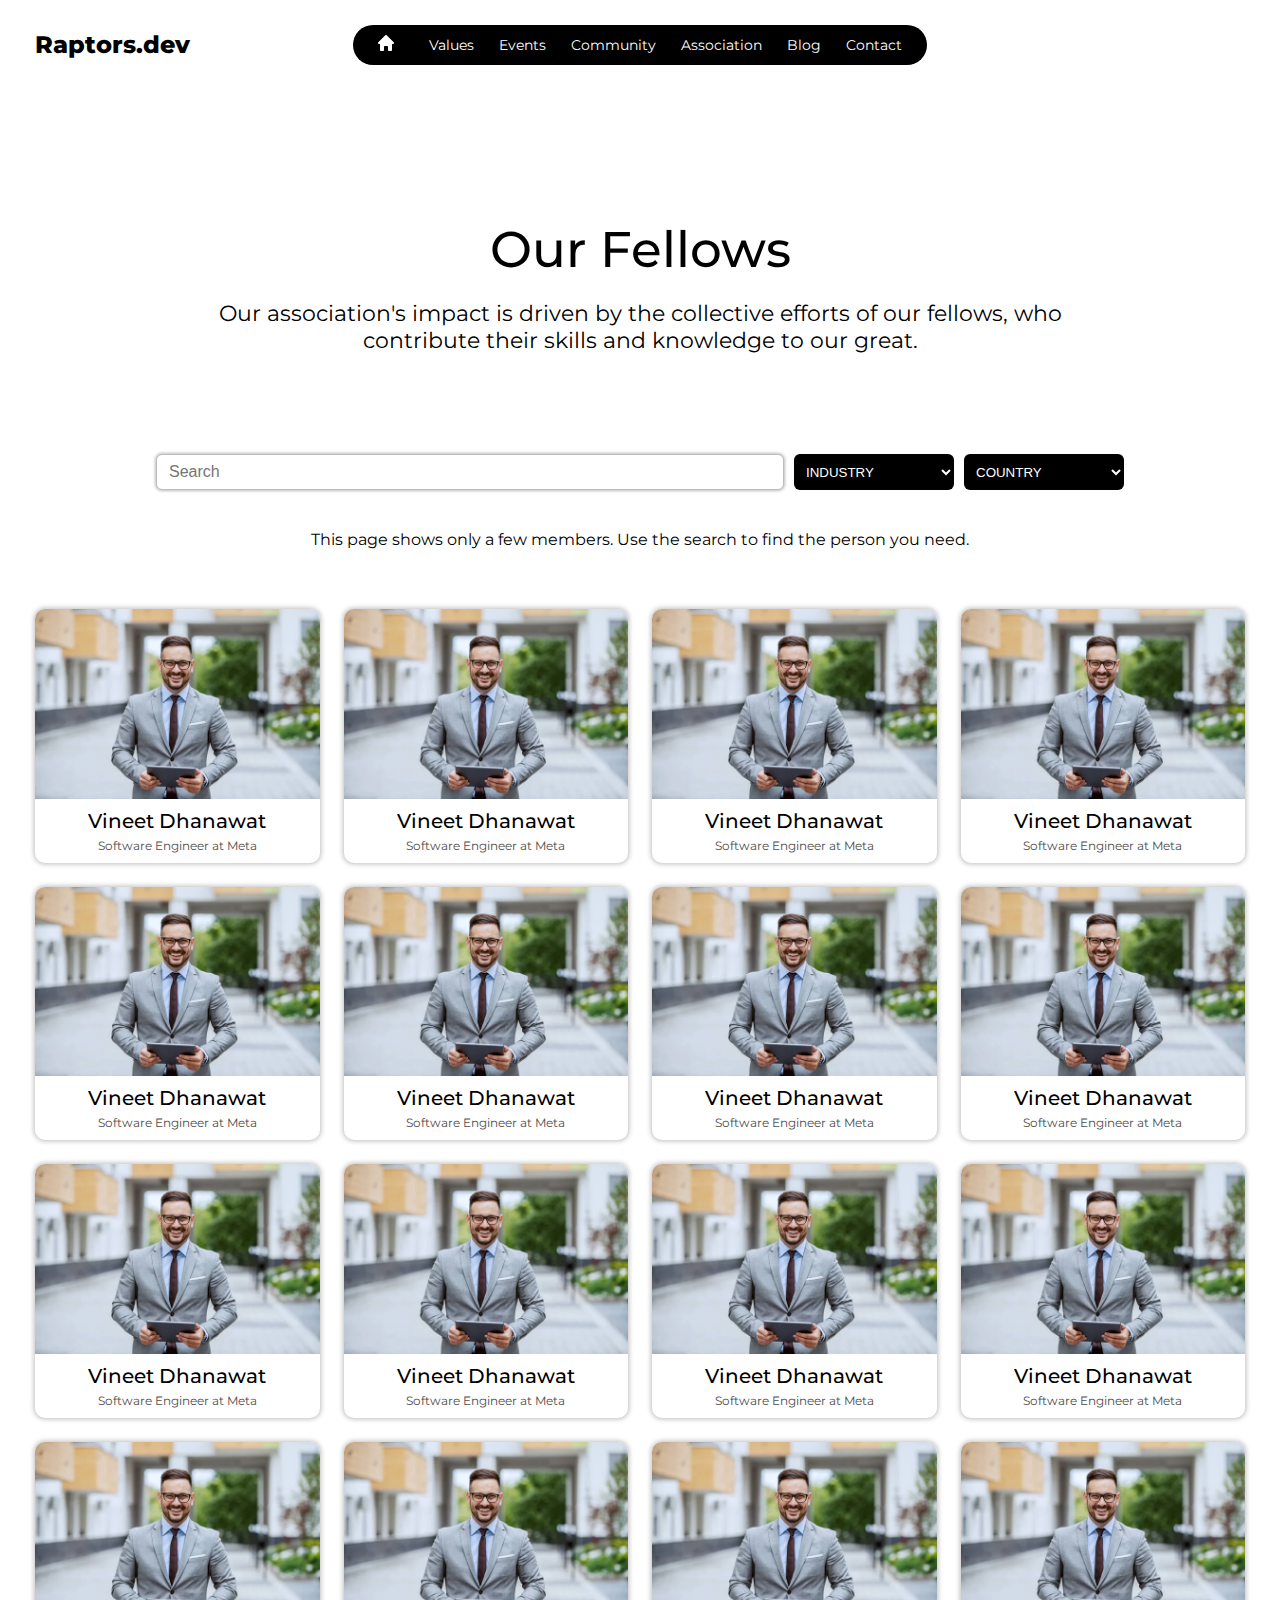
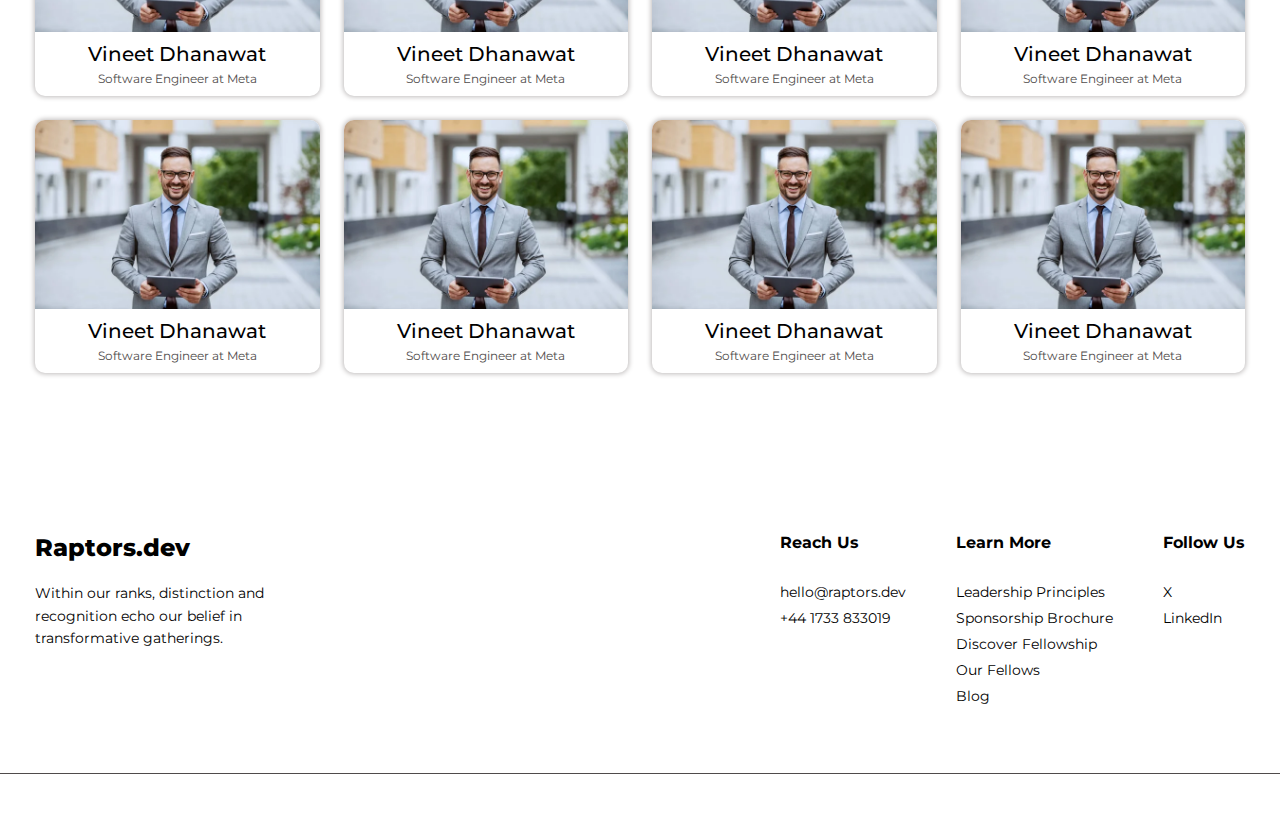
<file: members.html>
<!DOCTYPE html>
<html lang="en">
<head>
  <meta charset="UTF-8">
  <meta name="viewport" content="width=device-width, initial-scale=1.0">
  <title>Our members</title>
  <link rel="stylesheet" href="style.css">
  <link rel="stylesheet" href="sidebar.css">
  <link rel="stylesheet" href="burger-button.css">
</head>
<body>

  <div class="wrapper">
    <section class="section section-header">
      <div class="container">
        <header class="header">
          <div class="logo">Raptors.dev</div>
          <div class="header-menu">
            <a href="index.html">
              <button class="header-button">
                <img src="./img/icon-home.svg" alt="">
              </button>
            </a>
            <a class="header-menu__item" href="#value">Values</a>
            <a class="header-menu__item" href="#events">Events</a>
            <a class="header-menu__item" href="#community">Community</a>
            <a class="header-menu__item" href="#association">Association</a>
            <a class="header-menu__item" href="blog.html">Blog</a>
            <a class="header-menu__item" href="#contact">Contact</a>
          </div>
          <div class="burger-button" id="burger-button">
            <div></div>
          </div>
        </header>
      </div>

      <aside class="sidebar" id="sidebar">
        <div class="container">
          <div class="sidebar-menu">
            <a href="index.html">
              <div class="sidebar-menu-item">Home</div>
            </a>
            <a href="#value">
              <div class="sidebar-menu-item">Values</div>
            </a>
            <a href="#events">
              <div class="sidebar-menu-item">Events</div>
            </a>
            <a href="#community">
              <div class="sidebar-menu-item">Community</div>
            </a>
            <a href="#association">
              <div class="sidebar-menu-item">Association</div>
            </a>
            <a href="blog.html">
              <div class="sidebar-menu-item">Blog</div>
            </a>
            <a href="#contact">
              <div class="sidebar-menu-item">Contact</div>
            </a>
          </div>
        </div>
      </aside>


    </section>
    <section class="section members">
      <div class="container">
        <div class="members-title">Our Fellows</div>
        <div class="members-subtitle">Our association's impact is driven by the collective efforts of our fellows, who contribute their skills and knowledge to our great.</div>

        <div class="search-line">
          <input type="text" placeholder="Search">
          <select>
            <option value="">Industry</option>
            <option>Mei Lin</option>
            <option>Mikhail Isaev</option>
            <option>Yauheni Malashuk</option>
            <option>Diana Dvoryak</option>
          </select>
          <select>
            <option value="">Country</option>
            <option>Innovation & Dev Culture</option>
            <option>Fun</option>
            <option>Social Good</option>
            <option>Education</option>
          </select>
        </div>

        <div class="members-description">
          This page shows only a few members. Use the search to find the person you need.
        </div>

        <div class="members-list">
          <a href="member-person.html">
            <div class="member-card">
              <img src="./img/blog-autor-img.jpg" alt="">
              <div class="member-card-name">Vineet Dhanawat</div>
              <div class="member-card-workplace">Software Engineer at Meta</div>
            </div>
          </a>
          <a href="member-person.html">
            <div class="member-card">
              <img src="./img/blog-autor-img.jpg" alt="">
              <div class="member-card-name">Vineet Dhanawat</div>
              <div class="member-card-workplace">Software Engineer at Meta</div>
            </div>
          </a>
          <a href="member-person.html">
            <div class="member-card">
              <img src="./img/blog-autor-img.jpg" alt="">
              <div class="member-card-name">Vineet Dhanawat</div>
              <div class="member-card-workplace">Software Engineer at Meta</div>
            </div>
          </a>
          <a href="member-person.html">
            <div class="member-card">
              <img src="./img/blog-autor-img.jpg" alt="">
              <div class="member-card-name">Vineet Dhanawat</div>
              <div class="member-card-workplace">Software Engineer at Meta</div>
            </div>
          </a>
          <a href="member-person.html">
            <div class="member-card">
              <img src="./img/blog-autor-img.jpg" alt="">
              <div class="member-card-name">Vineet Dhanawat</div>
              <div class="member-card-workplace">Software Engineer at Meta</div>
            </div>
          </a>
          <a href="member-person.html">
            <div class="member-card">
              <img src="./img/blog-autor-img.jpg" alt="">
              <div class="member-card-name">Vineet Dhanawat</div>
              <div class="member-card-workplace">Software Engineer at Meta</div>
            </div>
          </a>
          <a href="member-person.html">
            <div class="member-card">
              <img src="./img/blog-autor-img.jpg" alt="">
              <div class="member-card-name">Vineet Dhanawat</div>
              <div class="member-card-workplace">Software Engineer at Meta</div>
            </div>
          </a>
          <a href="member-person.html">
            <div class="member-card">
              <img src="./img/blog-autor-img.jpg" alt="">
              <div class="member-card-name">Vineet Dhanawat</div>
              <div class="member-card-workplace">Software Engineer at Meta</div>
            </div>
          </a>
          <a href="member-person.html">
            <div class="member-card">
              <img src="./img/blog-autor-img.jpg" alt="">
              <div class="member-card-name">Vineet Dhanawat</div>
              <div class="member-card-workplace">Software Engineer at Meta</div>
            </div>
          </a>
          <a href="member-person.html">
            <div class="member-card">
              <img src="./img/blog-autor-img.jpg" alt="">
              <div class="member-card-name">Vineet Dhanawat</div>
              <div class="member-card-workplace">Software Engineer at Meta</div>
            </div>
          </a>
          <a href="member-person.html">
            <div class="member-card">
              <img src="./img/blog-autor-img.jpg" alt="">
              <div class="member-card-name">Vineet Dhanawat</div>
              <div class="member-card-workplace">Software Engineer at Meta</div>
            </div>
          </a>
          <a href="member-person.html">
            <div class="member-card">
              <img src="./img/blog-autor-img.jpg" alt="">
              <div class="member-card-name">Vineet Dhanawat</div>
              <div class="member-card-workplace">Software Engineer at Meta</div>
            </div>
          </a>
          <a href="member-person.html">
            <div class="member-card">
              <img src="./img/blog-autor-img.jpg" alt="">
              <div class="member-card-name">Vineet Dhanawat</div>
              <div class="member-card-workplace">Software Engineer at Meta</div>
            </div>
          </a>
          <a href="member-person.html">
            <div class="member-card">
              <img src="./img/blog-autor-img.jpg" alt="">
              <div class="member-card-name">Vineet Dhanawat</div>
              <div class="member-card-workplace">Software Engineer at Meta</div>
            </div>
          </a>
          <a href="member-person.html">
            <div class="member-card">
              <img src="./img/blog-autor-img.jpg" alt="">
              <div class="member-card-name">Vineet Dhanawat</div>
              <div class="member-card-workplace">Software Engineer at Meta</div>
            </div>
          </a>
          <a href="member-person.html">
            <div class="member-card">
              <img src="./img/blog-autor-img.jpg" alt="">
              <div class="member-card-name">Vineet Dhanawat</div>
              <div class="member-card-workplace">Software Engineer at Meta</div>
            </div>
          </a>
          <a href="member-person.html">
            <div class="member-card">
              <img src="./img/blog-autor-img.jpg" alt="">
              <div class="member-card-name">Vineet Dhanawat</div>
              <div class="member-card-workplace">Software Engineer at Meta</div>
            </div>
          </a>
          <a href="member-person.html">
            <div class="member-card">
              <img src="./img/blog-autor-img.jpg" alt="">
              <div class="member-card-name">Vineet Dhanawat</div>
              <div class="member-card-workplace">Software Engineer at Meta</div>
            </div>
          </a>
          <a href="member-person.html">
            <div class="member-card">
              <img src="./img/blog-autor-img.jpg" alt="">
              <div class="member-card-name">Vineet Dhanawat</div>
              <div class="member-card-workplace">Software Engineer at Meta</div>
            </div>
          </a>
          <a href="member-person.html">
            <div class="member-card">
              <img src="./img/blog-autor-img.jpg" alt="">
              <div class="member-card-name">Vineet Dhanawat</div>
              <div class="member-card-workplace">Software Engineer at Meta</div>
            </div>
          </a>
        </div>

      </div>
    </section>

    <section class="section footer">
      <div class="container">
        <div class="footer-logo-part">
          <div class="logo">
            <a href="index.html">
              Raptors.dev
            </a></div>
          <div class="footer-logo-description">Within our ranks, distinction and recognition echo our belief in transformative gatherings.</div>
        </div>
        <div class="footer-content-part">
          <div class="footer-column">
            <div class="footer-column-title">Reach Us</div>
            <div class="footer-column-item">
              <a href="">
                hello@raptors.dev
              </a></div>
            <div class="footer-column-item">
              <a href="">
                +44 1733 833019
              </a></div>
          </div>
          <div class="footer-column">
            <div class="footer-column-title">Learn More</div>
            <div class="footer-column-item">
              <a href="">
                Leadership Principles
              </a></div>
            <div class="footer-column-item">
              <a href="">
                Sponsorship Brochure
              </a></div>
            <div class="footer-column-item">
              <a href="">
                Discover Fellowship
              </a></div>
            <div class="footer-column-item">
              <a href="">
                Our Fellows
              </a></div>
            <div class="footer-column-item">
              <a href="">
                Blog
              </a></div>
          </div>
          <div class="footer-column">
            <div class="footer-column-title">Follow Us</div>
            <div class="footer-column-item">
              <a href="">
                X
              </a></div>
            <div class="footer-column-item">
              <a href="">
                LinkedIn
              </a></div>
          </div>
        </div>
      </div>
      <div class="footer-underline"></div>
      <div class="container"></div>
    </section>
  </div>
  

  <script src="app.js"></script>
</body>
</html>
</file>
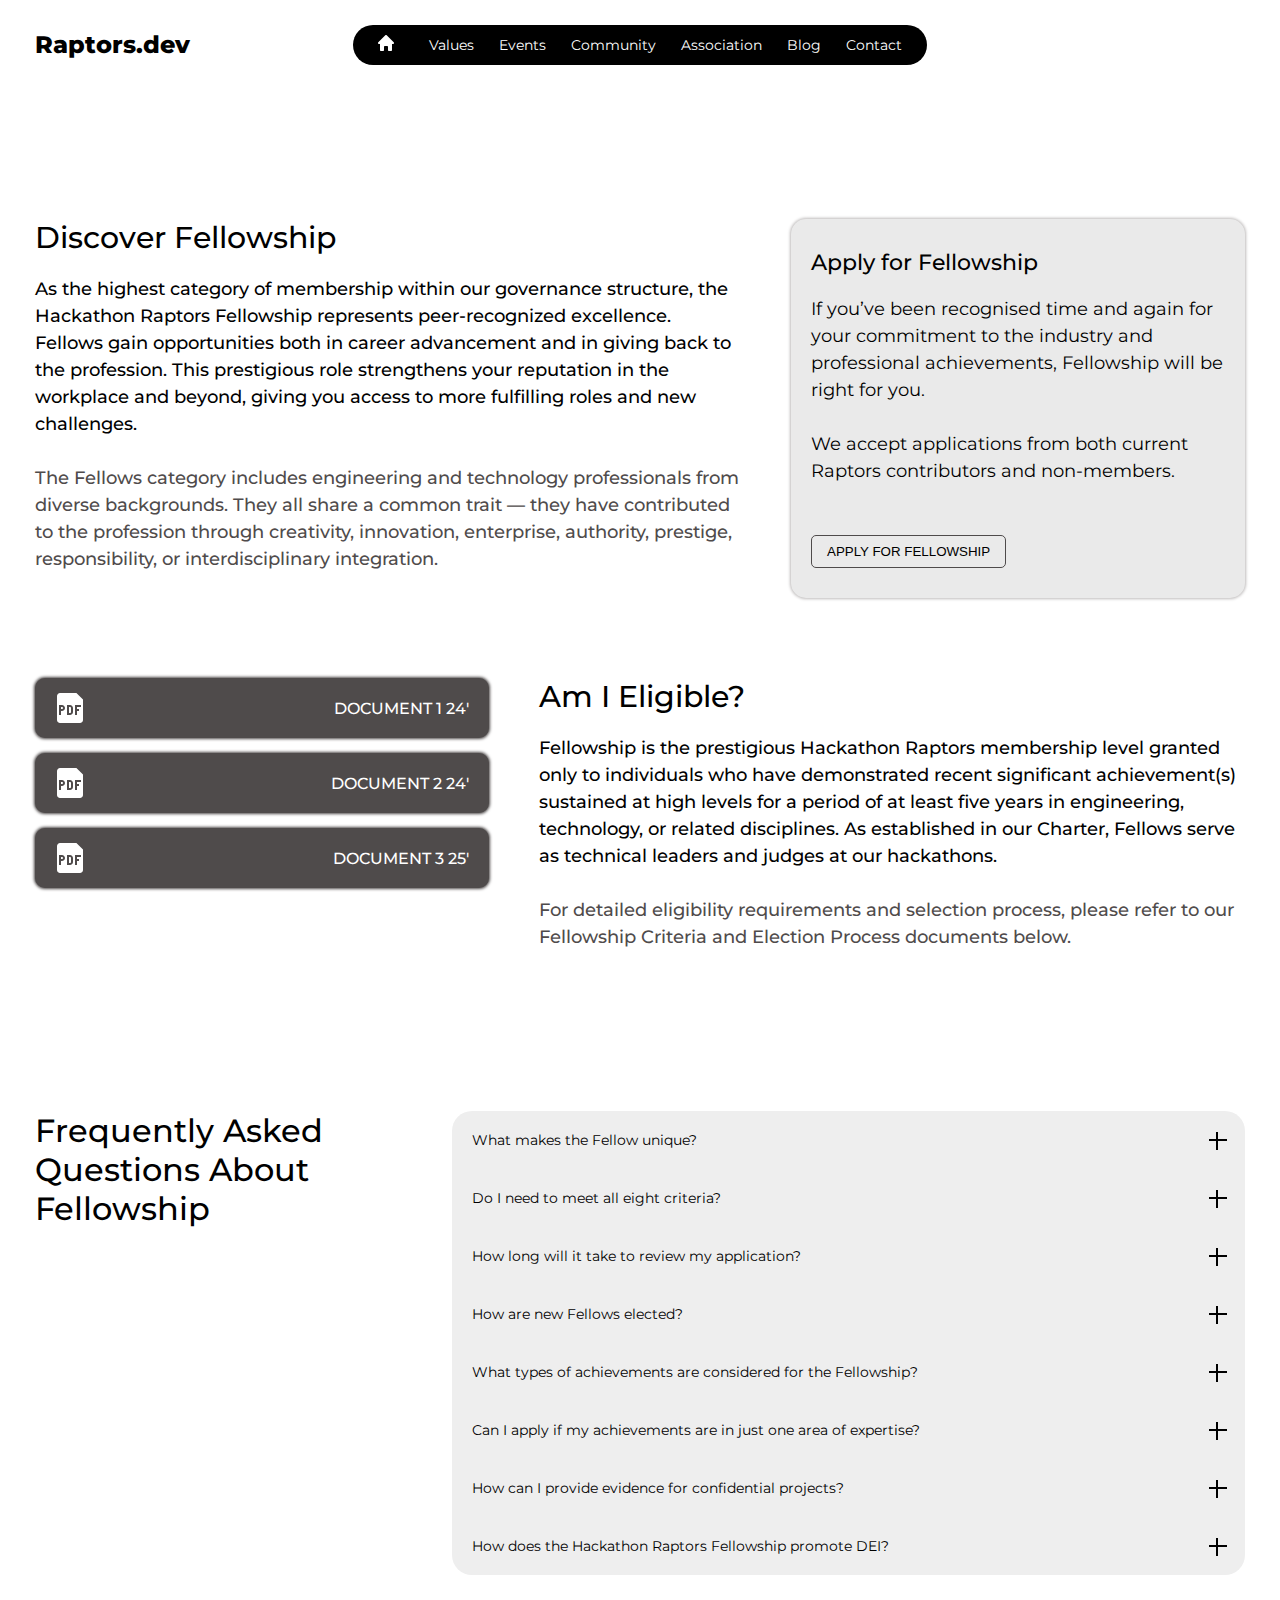
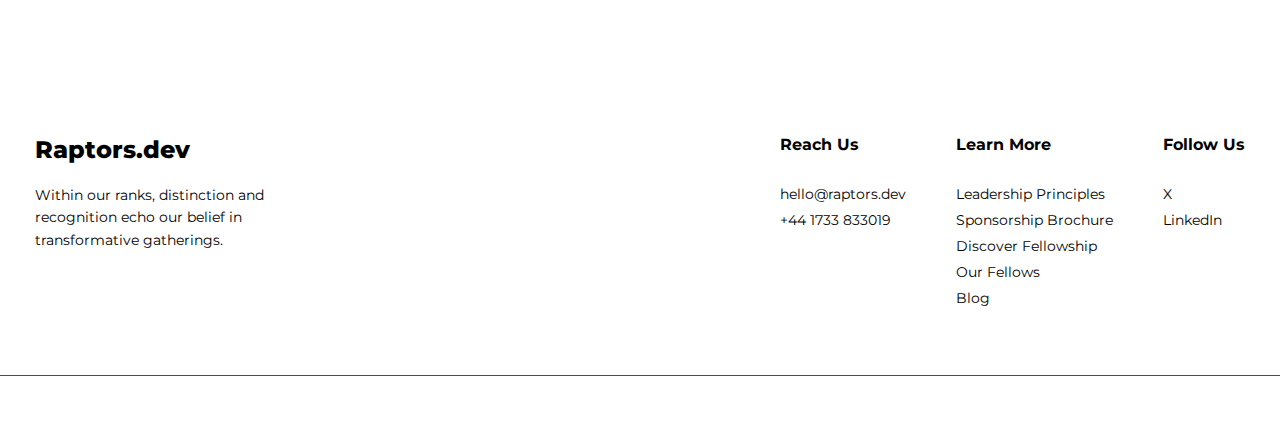
<file: membership.html>
<!DOCTYPE html>
<html lang="en">
<head>
  <meta charset="UTF-8">
  <meta name="viewport" content="width=device-width, initial-scale=1.0">
  <title>Fellow Membership</title>
  <link rel="stylesheet" href="style.css">
  <link rel="stylesheet" href="faq.css">
</head>
<body>
  
  <div class="wrapper">

    <section class="section">

      <div class="container">
        <header class="header">
          <div class="logo">Raptors.dev</div>
          <div class="header-menu">
            <a href="index.html">
              <button class="header-button">
                <img src="./img/icon-home.svg" alt="">
              </button>
            </a>
            <a class="header-menu__item" href="#value">Values</a>
            <a class="header-menu__item" href="#events">Events</a>
            <a class="header-menu__item" href="#community">Community</a>
            <a class="header-menu__item" href="#association">Association</a>
            <a class="header-menu__item" href="blog.html">Blog</a>
            <a class="header-menu__item" href="#contact">Contact</a>
          </div>
        </header>
      </div>

    </section>

    <section class="section fellowship">
      <div class="container">
        <div class="discover-membership">
          <div class="discover-description">
            <div class="discover-title">Discover Fellowship</div>
            <div class="discover-text">
              As the highest category of membership within our governance structure, 
              the Hackathon Raptors Fellowship represents peer-recognized excellence. 
              Fellows gain opportunities both in career advancement and in giving back 
              to the profession. This prestigious role strengthens your reputation in 
              the workplace and beyond, giving you access to more fulfilling roles and new challenges.
              <br/><br/>
              <span>
                The Fellows category includes engineering and technology professionals from diverse backgrounds. 
                They all share a common trait — they have contributed to the profession through creativity, innovation, 
                enterprise, authority, prestige, responsibility, or interdisciplinary integration.
              </span>
            </div>
          </div>
          <div class="discover-apply-panel">
            <div class="apply-panel-title">Apply for Fellowship</div>
            <div class="apply-panel-text">
              If you’ve been recognised time and again for your commitment to the 
              industry and professional achievements, Fellowship will be right for you. <br/><br/>
              We accept applications from both current Raptors contributors and non-members.
            </div>
            <a href="apply-form.html">
              <button class="apply-panel-button block-button">Apply for Fellowship</button>
            </a>
          </div>
        </div>
        <div class="rules-membership">
          <div class="rules-documents">
            <a href="">
              <div class="document-membership">
                <img src="./img/pdf-icon.svg" alt="">
                <div class="document-membership-name">
                  document 1 24'
                </div>
              </div>
            </a>
            <a href="">
              <div class="document-membership">
                <img src="./img/pdf-icon.svg" alt="">
                <div class="document-membership-name">
                  document 2 24'
                </div>
              </div>
            </a>
            <a href="">
              <div class="document-membership">
                <img src="./img/pdf-icon.svg" alt="">
                <div class="document-membership-name">
                  document 3 25'
                </div>
              </div>
            </a>
          </div>
          <div class="rules-content">
            <div class="rules-title discover-title">Am I Eligible?</div>
            <div class="rules-text discover-text">
              Fellowship is the prestigious Hackathon Raptors membership level granted only 
              to individuals who have demonstrated recent significant achievement(s) sustained 
              at high levels for a period of at least five years in engineering, technology, 
              or related disciplines. As established in our Charter, Fellows serve as technical 
              leaders and judges at our hackathons.
              <br/><br/>
              <span>
                For detailed eligibility requirements and selection process, please 
                refer to our Fellowship Criteria and Election Process documents below.
              </span>
            </div>
          </div>
        </div>
      </div>
    </section>

    <section class="section value" id="#value">
      <div class="container">
        <div class="value-block">
          <div class="value-block__title">
            <div class="value-block__title-text title">
              Frequently Asked<br/> Questions About<br/> Fellowship
            </div>
          </div>

          <div class="value-block__faq">

            <div class="faq">
              <div data-faq-item class="faq-item">
                <div data-faq-item-header class="faq-item__header">
                  <div class="faq-item__label">What makes the Fellow unique?</div>
                  <div class="faq-item__toggler"></div>
                </div>
                <div class="faq-item__content">
                  <div class="faq-item__content-text">
                    Fellows of Hackathon Raptors are known for their outstanding 
                    achievements and expertise in technology and innovation. 
                    They have shown significant performance for at least five years, 
                    usually in the past decade, and their contributions are recognized 
                    nationally or internationally. They are chosen through a strict peer-review process, 
                    ensuring only top-quality individuals are admitted.
                  </div>
                </div>
              </div>
              <div data-faq-item class="faq-item">
                <div data-faq-item-header class="faq-item__header">
                  <div class="faq-item__label">Do I need to meet all eight criteria?</div>
                  <div class="faq-item__toggler"></div>
                </div>
                <div class="faq-item__content">
                  <div class="faq-item__content-text">
                    No, candidates are not required to meet all criteria. The fellowship 
                    requirements state that applicants should detail their experience and 
                    achievements within at least two of the eight criteria relevant to Hackathon Raptors.
                  </div>
                </div>
              </div>
              <div data-faq-item class="faq-item">
                <div data-faq-item-header class="faq-item__header">
                  <div class="faq-item__label">How long will it take to review my application?</div>
                  <div class="faq-item__toggler"></div>
                </div>
                <div class="faq-item__content">
                  <div class="faq-item__content-text">
                    The evaluation process usually takes 3-4 weeks. During this period, our fellows 
                    conduct a detailed peer review of each application. We aim for efficiency, 
                    ensuring every candidate gets fair and thorough consideration.
                  </div>
                </div>
              </div>
              <div data-faq-item class="faq-item">
                <div data-faq-item-header class="faq-item__header">
                  <div class="faq-item__label">How are new Fellows elected?</div>
                  <div class="faq-item__toggler"></div>
                </div>
                <div class="faq-item__content">
                  <div class="faq-item__content-text">
                    We build software that matters. It's top-quality and important for society. We don't just create—we're making change.
                  </div>
                </div>
              </div>
              <div data-faq-item class="faq-item">
                <div data-faq-item-header class="faq-item__header">
                  <div class="faq-item__label">What types of achievements are considered for the Fellowship?</div>
                  <div class="faq-item__toggler"></div>
                </div>
                <div class="faq-item__content">
                  <div class="faq-item__content-text">
                    Our events are all about giving back. We're convinced that caring for others can change the world, especially when it's combined with new technology.
                  </div>
                </div>
              </div>
              <div data-faq-item class="faq-item">
                <div data-faq-item-header class="faq-item__header">
                  <div class="faq-item__label">Can I apply if my achievements are in just one area of expertise?</div>
                  <div class="faq-item__toggler"></div>
                </div>
                <div class="faq-item__content">
                  <div class="faq-item__content-text">
                    We work with the best. Our partnerships with top organizations and experts make a big difference. Together, we're committed to making things better.
                  </div>
                </div>
              </div>
              <div data-faq-item class="faq-item">
                <div data-faq-item-header class="faq-item__header">
                  <div class="faq-item__label">How can I provide evidence for confidential projects?</div>
                  <div class="faq-item__toggler"></div>
                </div>
                <div class="faq-item__content">
                  <div class="faq-item__content-text">
                    We work with the best. Our partnerships with top organizations and experts make a big difference. Together, we're committed to making things better.
                  </div>
                </div>
              </div>
              <div data-faq-item class="faq-item">
                <div data-faq-item-header class="faq-item__header">
                  <div class="faq-item__label">How does the Hackathon Raptors Fellowship promote DEI?</div>
                  <div class="faq-item__toggler"></div>
                </div>
                <div class="faq-item__content">
                  <div class="faq-item__content-text">
                    We work with the best. Our partnerships with top organizations and experts make a big difference. Together, we're committed to making things better.
                  </div>
                </div>
              </div>
            </div>

          </div>
        </div>
      </div>
    </section>

    <section class="section footer">
      <div class="container">
        <div class="footer-logo-part">
          <div class="logo">Raptors.dev</div>
          <div class="footer-logo-description">Within our ranks, distinction and recognition echo our belief in transformative gatherings.</div>
        </div>
        <div class="footer-content-part">
          <div class="footer-column">
            <div class="footer-column-title">Reach Us</div>
            <div class="footer-column-item">hello@raptors.dev</div>
            <div class="footer-column-item">+44 1733 833019</div>
          </div>
          <div class="footer-column">
            <div class="footer-column-title">Learn More</div>
            <div class="footer-column-item">Leadership Principles</div>
            <div class="footer-column-item">Sponsorship Brochure</div>
            <div class="footer-column-item">Discover Fellowship</div>
            <div class="footer-column-item">Our Fellows</div>
            <div class="footer-column-item">Blog</div>
          </div>
          <div class="footer-column">
            <div class="footer-column-title">Follow Us</div>
            <div class="footer-column-item">X</div>
            <div class="footer-column-item">LinkedIn</div>
          </div>
        </div>
      </div>
      <div class="footer-underline"></div>
      <div class="container"></div>
    </section>

  </div>

  <script src="app.js"></script>
</body>
</html>
</file>
<file: style.css>
@import url(https://fonts.googleapis.com/css?family=Montserrat:regular,500);

* {
  margin: 0;
  padding: 0;
  box-sizing: border-box;
}

:root {
  --white-1000: #fff;
  --black-1000: #000;
  --gray-700: #bfbcbc;
  --gray-900: #4f4b4b;

  --gray-200: #eaeaea;

  --acsent-color: #d4975a;
}

html,
body {
  width: 100%;
  height: 100%;

  font-family: 'Montserrat', sans-serif;
  font-size: 14px;

  scroll-behavior: smooth;
}

.wrapper {
  width: 100%;
  min-height: 100%;
}

.section {
  width: 100%;
  max-width: 1800px;
  margin: 0 auto;
}

.container {
  width: 100%;
  max-width: 1340px;
  margin: 0 auto;
  padding: 30px 35px;
}

/*------------Components-----------*/
button {
  border: none;
  background-color: transparent;
  cursor: pointer;
}
a {
  text-decoration: none;
  cursor: pointer;

  color: var(--black-1000);
}
.title {
  font-size: 32px;
  font-weight: 500;
}
.block-name {
  font-size: 12px;
  padding-bottom: 30px;
}
.block-name span {
  font-size: 35px;
  color: var(--acsent-color);
}
.block-button {
  background-color: transparent;
  border-radius: 5px;
  border: 1px solid var(--gray-900);
  padding: 8px 15px;

  transition: 0.4s;
}
.block-button:hover {
  background-color: var(--gray-900);
  color: var(--white-1000);
}
.badge {
  border: 1px solid var(--gray-900);
  color: var(--gray-900);
  padding: 8px 13px;
  border-radius: 20px;

  text-transform: uppercase;
  font-weight: 500;
}


@media(max-width:1000px) {

  .badge {
    padding: 5px 10px;
    font-size: 12px;
  }


  .block-name {
    font-size: 10px;
  }
  .block-name span {
    font-size: 26px;
  }
}
@media(max-width:800px) {
  .block-name {
    font-size: 10px;
    padding-bottom: 15px;
  }
  .block-name span {
    font-size: 26px;
  }
  .title {
    font-size: 26px;
  }
}
@media(max-width:800px) {

}
@media(max-width:500px) {
  .badge {
    padding: 5px 10px;
    font-size: 8px;
  }
  .container {
    padding: 20px 15px;
  }
}



/*-------------------------------*/

.header {
  width: 100%;
  display: flex;
  align-items: center;
  justify-content: space-between;
}
.header-menu {
  background-color: #000;
  border-radius: 30px;
  display: flex;
  justify-content: center;
  align-items: center;
  gap: 25px;

  padding: 10px 25px;

  position: fixed;
  left: 50%;
  transform: translateX(-50%);

  z-index: 1000;
}
.header-menu__item {
  font-size: 14px;
  color: #fff;
}
.header-button {
  padding-right: 10px;
}
.logo {
  font-size: 24px;
  font-weight: 800;
}

@media (max-width:1000px){
  .section-header {
    position: fixed;
    top: 0;
    background-color: var(--gray-200);
    z-index: 100000;
  }
  .section-header .container {
    padding: 20px 35px;
  }
  .header-menu {
    display: none;
  }
}
@media (max-width:500px){
  .section-header .container {
    padding: 20px 15px;
  }
}



.main .container {
  padding-bottom: 0px;
}
.banner {
  position: relative;
  width: 100%;
}
.banner img {
  height: 350px;
  width: 100%;

  object-fit: cover;
} 
.banner h1 {
  position: absolute;
  top: 50%;
  left: 50%;
  transform: translateX(-50%) translateY(-50%);
  color: var(--white-1000);

  font-size: 40px;
  text-align: center;
  line-height: 1.7;

  max-width: 500px;
}

@media(max-width:1150px) {
  .banner h1 {
    font-size: 30px;
  }
}
@media(max-width:1000px) {
  .banner h1 {
    font-size: 26px;
  }
  .main {
    padding-top: 120px;
  }
}

@media(max-width:600px) {
  .main {
    padding-top: 80px;
  }
  .banner h1 {
    font-size: 16px;
  }
  .banner img {
    height: 240px;
  }
  .banner {
    margin-top: 20px;
  }
}
@media(max-width:1150px) {

}
@media(max-width:800px) {

}
@media(max-width:500px) {

}



.value {
  margin-top: 100px;
}
.value-block {
  display: grid;
  grid-template-columns: 1fr 1fr 1fr 1fr 1fr 1fr;
  gap: 40px;
}
.value-block__title {
  grid-column-start: 1;
  grid-column-end: 3;
}
.value-block__faq {
  grid-column-start: 3;
  grid-column-end: 7;
}
.value-block__title-button {
  margin-top: 20px;
}

@media(max-width:800px){
  .value-block {
    grid-template-columns: 1fr;
  }
  .value-block__title {
    grid-column-start: 1;
    grid-column-end: 2;
  }
  .value-block__faq {
    grid-column-start: 1;
    grid-column-end: 2;
  }
  .value {
    margin-top: 60px;
  }
}


.events {
  margin-top: 100px;
}
@keyframes scroll-left {
  0% {
    transform: translateX(0);
  }
  100% {
    transform: translateX(-50%);
  }
}

.scrollable-line {
  overflow: hidden;
  width: 100%;
  white-space: nowrap;
  box-sizing: border-box;
}

.scrollable-line-content {
  display: inline-flex;
  animation: scroll-left 20s linear infinite;
}

.scrollable-line-content span {
  display: inline-block;
  padding-right: 2rem;
  font-size: 150px;
  font-weight: 500;
  opacity: 0.7;
  color: var(--black-1000);
}

@media (max-width:800px){
  .scrollable-line-content span {
    font-size: 80px;
  }
}
@media (max-width:500px){
  .scrollable-line-content span {
    font-size: 60px;
  }

}


.events-block {
  display: grid;
  grid-template-columns: 1fr 1fr 1fr 1fr;
  gap: 25px;
}

.event-card {
  display: flex;
  flex-direction: column;
  align-items: start;
}
.event-card__img-part {
  width: 100%;
  aspect-ratio: 4 / 5;
  background-color: var(--gray-700);
  border-radius: 15px;
}
.event-card__img-part img {
  border-radius: 15px;
  object-fit: cover;
  object-position: top;
  width: 100%;
  height: 100%;
}
.event-card__title {
  margin-top: 15px;
  font-size: 20px;
}
.event-card__button {
  margin-top: 8px;
}

@media(max-width:800px){
  .events {
    margin-top: 60px;
  }
  .events-block {
    display: grid;
    grid-template-columns: 1fr 1fr;
    gap: 25px;
  }
}
@media(max-width:500px){
  .events-block {
    display: grid;
    grid-template-columns: 1fr;
    gap: 25px;
  }
}




.slider {
  position: relative;
  overflow: hidden;
  width: 100%;
  height: 80vh;
  display: flex;
  align-items: center;
  justify-content: center;
}

.slide {
  position: absolute;
  width: 100%;
  padding: 1rem;
  opacity: 0;
  transition: opacity 1s ease;
}

.slide-text {
  text-align: center;
  font-size: 32px;
  font-style: italic;

  max-width: 60%;
  margin: 0 auto;

  margin-bottom: 30px;
}
.slide-autor, .slide-workplace {
  font-size: 18px;
  margin-top: 5px;
  text-align: center;
}
.slide-autor {
  font-weight: 500;
}
.slide-workplace {
  opacity: 0.8;
}

.slide.active {
  opacity: 1;
}

.pagination {
  position: absolute;
  bottom: 20px;
  left: 50%;
  transform: translateX(-50%);
  display: flex;
  gap: 10px;
}

.dot {
  width: 12px;
  height: 12px;
  border-radius: 50%;
  background: #bbb;
  cursor: pointer;
  transition: background 0.3s;
}

.dot.active {
  background: #333;
}

@media(max-width:800px){
  .slide-text {
    font-size: 26px;
  }
  .slide {
    padding: 20px 0;
  }
  .slider {
    height: 70vh;
  }
}
@media (max-width:500px){
  .slide-text {
    font-size: 20px;
  }
  .slide-autor {
    font-size: 12px;
  }
  .slide-workplace{
    font-size: 12px;
  }
  .dot {
    width: 8px;
    height: 8px;
  }
}


.photo-line {
  margin-top: 100px;
}
.photo-line .container {
  display: grid;
  grid-template-columns: 1fr 1fr 1fr;
  gap: 20px;
  max-width: 100%;
}
.photo-line-img {
  width: 100%;
  object-fit: cover;
  object-position: top;
}
.photo-line-img1 {
  height: 80%;
}
.photo-line-img2 {
  height: 100%;
}
.photo-line-img3 {
  height: 70%;
}
@media(max-width:800px){
  .photo-line-img1 {
    height: 100%;
  }
  .photo-line-img2 {
    height: 100%;
  }
  .photo-line-img3 {
    height: 100%;
  }
  .photo-line .container {
    gap: 10px;
  }
  .photo-line {
    margin-top: 60px;
  }
}
@media(max-width:500px) {
  .photo-line .container {
    grid-template-columns: 1fr;
    justify-content: center;
  }
  .photo-line-img {
    border-radius: 10px;
  }
}





.AboutUs {
  margin-top: 100px;
}
.aboutUs-text {
  font-size: 16px;
  line-height: 1.5;
  color: var(--gray-900);
  margin-top: 50px;
}
.aboutUs-advantages {
  display: grid;
  grid-template-columns: 1fr 1fr 1fr 1fr;
  gap: 24px;
  margin-top: 50px;
  border: 1px solid var(--gray-700);
  padding: 40px;
  border-radius: 20px;
}
.advantage-card {
  display: flex;
  align-items: start;
}
.advantage-icon {
  flex: 1 1 100px;
  margin-top: 5px;  
}
.advantage-title {
  font-size: 18px;
  font-weight: 700;
  color: var(--acsent-color);
}
.advantage-text {
  font-size: 14px;
  font-weight: 500;
  line-height: 1.5;
  margin-top: 10px;

  color: var(--gray-900);
}
@media(max-width:800px){
  .AboutUs {
    margin-top: 60px;
  }
  .aboutUs-advantages {
    display: grid;
    grid-template-columns: 1fr 1fr;
    gap: 15px;
  }
}
@media(max-width:550px){
  .aboutUs-advantages {
    display: grid;
    grid-template-columns: 1fr;
    padding: 25px;
  }
  .advantage-icon {
    flex: 1 1 70px;
    margin-top: 5px;  
    margin-right: 10px;
  }
}



.association {
  margin-top: 100px;
}
.association-content {
  display: flex;
  flex-direction: column;
  gap: 30px;
  margin-top: 40px;
}
.association-content-part {
  display: flex;
  justify-content: space-between;
  align-items: center;
  gap: 100px;
}
.association-part-text {
  display: flex;
  flex-direction: column;
  align-items: start;
}
.association-part-text-title {
  font-size: 18px;
  font-weight: 700;
}
.association-part-describtion {
  font-size: 14px;
  line-height: 1.7;
  max-width: 500px;
  margin-top: 15px;
  color: var(--gray-900);
}
.association-part__buttons {
  margin-top: 10px;
  display: flex;
  gap: 10px;
}
.association-part-button {
  text-transform: uppercase;
}
.association-part-img {
  width: 40%;
}
.association-part-img img {
  max-width: 100%;
}

@media(max-width:800px){
  .association {
    margin-top: 60px;
  }
  .association-part-img {
    display: none;
  }
  .association-part-img-adaptive {
    display: block;
    width: 100%;
  }
  .association-part-describtion {
    max-width: 100%;
  }
  .association-content-part {
    display: flex;
    justify-content: space-between;
    align-items: center;
    flex-direction: column-reverse;
    gap: 30px;
  }
}


.contact {
  margin-top: 100px;
}
.contact-form {
  display: grid;
  grid-template-columns: 1fr 1fr;
  gap: 50px;
  margin-top: 60px;
}
.contact-form-img {
  width: 100%;
  aspect-ratio: 1;
}
.contact-form-img img {
  object-fit: cover;
  object-position: center;
  width: 100%;
  height: 100%;
  border-radius: 10px;
}
.contact-form-block {
  display: flex;
  flex-direction: column;
  width: 100%;
  justify-content: center;
}
.contact-form-title {
  font-size: 24px;
  font-weight: 500;
}
.contact-form-subtitle {
  font-size: 18px;
  color: var(--gray-900);
  margin-top: 10px;
}
.contact-form-part {
  display: grid;
  grid-template-columns: 1fr 1fr;
  width: 100%;
  gap: 24px;
  margin-top: 30px;
}
.form-input, .form-textarea {
  border-radius: 10px;
  padding: 12px;
  outline: none;
  border: 1px solid var(--gray-900);

  font-size: 16px;
}
.form-textarea {
  min-height: 200px;
}
.form-grid-3 {
  grid-column-start: 1;
  grid-column-end: 3;
}
.form-grid-4 {
  grid-column-start: 1;
  grid-column-end: 3;
}
.form-button {
  padding: 15px 0;
  background-color: var(--acsent-color);
  color: var(--white-1000);
  border-radius: 10px;

  font-weight: 500;
  font-size: 16px;
  transition: 0.4s;
  letter-spacing: 1px;
}
.form-button:hover {
  background-color: var(--white-1000);
  border: 1px solid var(--acsent-color);
  color: var(--acsent-color);
  font-weight: 700;
}


@media(max-width:1150px) {
  .contact-form {
    display: grid;
    grid-template-columns: 1fr;
    gap: 50px;
    margin-top: 60px;
  }
}
@media(max-width:800px) {
  .contact {
    margin-top: 60px;
  }
  .contact-form-part {
    gap: 10px;
  }
  .contact-form {
    margin-top: 40px;
    gap: 30px;
  }
}
@media(max-width:500px) {
  .contact-form-part {
    grid-template-columns: 1fr;
  }
  .form-grid-3 {
    grid-column-start: 1;
    grid-column-end: 2;
  }
  .form-grid-4 {
    grid-column-start: 1;
    grid-column-end: 2;
  }
}








.footer {
  margin-top: 100px;
}
.footer-logo-part .logo a {
  color: var(--black-1000);
}
.footer-logo-description {
  max-width: 300px;
  line-height: 1.6;
  margin-top: 20px;
}
.footer .container {
  display: flex;
  justify-content: space-between;
  align-items: start;
}
.footer-content-part {
  display: flex;
  justify-content: end;
  gap: 50px;
}
.footer-column {
  display: flex;
  flex-direction: column;
}
.footer-column-title {
  font-size: 16px;
  font-weight: 700;
  flex: 0 0 50px;
}
.footer-column-item a {
  color: var(--black-1000);
}
.footer-column-item {
  margin-bottom: 8px;
}
.footer-underline {
  width: 100%;
  height: 1px;
  background-color: var(--gray-900);
  margin-top: 30px;
}

@media (max-width:800px){
  .footer .container {
    flex-direction: column;
    gap: 40px;
  }
  .footer-content-part {
    width: 100%;
    display: grid;
    grid-template-columns: 1fr 1fr 1fr;
    gap: 24px;
    justify-content: center;
  }
  .footer-column-title {
    flex: 0 0 35px;
  }
  .footer {
    margin-top: 60px;
  }
}
@media(max-width:550px){
  .footer-content-part {
    grid-template-columns: 1fr 1fr;
  }
}






/*-----------------------------------------------------------blog----------------------------------------------*/


.skills {
  margin-top: 100px;
}
.skills .container {
  display: grid;
  grid-template-columns: 1fr 1fr;
  gap: 40px;
}
.skills-img-part img {
  width: 100%;
  height: 100%;
  border-radius: 15px;
  box-shadow: 0 0 5px 1px var(--gray-700);

  aspect-ratio: 6 / 4;
  object-fit: cover;
  object-position: top;
}
.skills-content-part {
  display: flex;
  flex-direction: column;
  align-items: start;

  position: relative;
}
.skills-title {
  font-size: 28px;
  margin-top: 10px;
}
.skills-subtitle {
  margin-top: 5px;
  font-size: 16px;
  line-height: 1.3;
  color: var(--gray-900);
}

.blog-autor {
  position: absolute;
  bottom: 0;
  left: 0;

  display: flex;
  gap: 10px;
  align-items: center;
}
.blog-autor-img img {
  width: 45px;
  height: 45px;
  border-radius: 50%;
  object-fit: cover;
}
.blog-autor-name {
  font-size: 16px;
  font-weight: 500;
}
.blog-autor-date {
  margin-top: 5px;
}

@media(max-width:1000px){
  .skills-subtitle {
    font-size: 14px;
  }
  .skills-title {
    font-size: 20px;
  }
  .skills .container {
    gap: 20px;
  }
}
@media(max-width:800px){
  .skills .container {
    grid-template-columns: 1fr;
  }
  .skills-content-part {
    grid-row-start: 1;
    grid-row-end: 2;
  }
  .blog-autor {
    position: relative;
    margin-top: 20px;
  }
}





.blogs {
  margin-top: 100px;
}
.search-line {
  width: 80%;
  margin: 0 auto;

  display: flex;
  gap: 10px;
}
.search-line input {
  flex: 1;

  padding: 8px 12px;
  font-size: 16px;
  border: 1px solid var(--gray-700);
  border-radius: 6px;
  outline: none;

  box-shadow: 0 0 3px 1px var(--gray-700);
}
.search-line select {
  width: 160px;

  background-color: var(--black-1000);
  color: var(--white-1000);
  border-radius: 6px;
  outline: none;
  border: none;
  padding-left: 8px;

  text-transform: uppercase;
}

.search-line input:focus {
  border-color: #333;
}


@media(max-width:800px){
  .blogs {
    margin-top: 50px;
  }
  .search-line {
    width: 100%;
  }
  .search-line select {
    width: 100px;
    font-size: 12px;
  }
}
@media (max-width:550px){
  .search-line {
    display: grid;
    grid-template-columns: 1fr 1fr;
    gap: 8px;
  }
  .search-line input {
    grid-column-start: 1;
    grid-column-end: 3;
  }
  .search-line select {
    width: 100%;
    padding: 8px 5px;
  }
}


.blogs-cards {
  display: grid;
  grid-template-columns: 1fr 1fr 1fr 1fr;
  gap: 24px;
  margin-top: 60px;
}
.blog-card {
  width: 100%;
  padding: 10px;
  border-radius: 10px;
  background-color: var(--white-1000);
  box-shadow: 0 0 3px 1px var(--gray-700);


  display: flex;
  flex-direction: column;
}
.blog-card-img img {
  width: 100%;
  height: 200px;
  object-fit: cover;
  object-position: center;
  border-radius: 8px;
}
.blog-card-content {
  display: flex;
  flex-direction: column;
  align-items: start;
  flex: 1;
}

.blog-card-content .badge {
  margin-top: 10px;
  margin-top: 20px;
}
.blog-card-title {
  font-size: 18px;
  font-weight: 500;
  margin-top: 10px;
  flex: 1 1 auto;
}
.blog-card-content .blog-autor {
  position: relative;
  flex: 1 1 100px;
  display: flex;
  align-items: end;
}

@media(max-width:800px){
  .blogs-cards {
    grid-template-columns: 1fr 1fr;
  }
  .blog-card-content .blog-autor {
    flex: 1 1 70px;
  }
}
@media(max-width:550px){
  .blogs-cards {
    grid-template-columns: 1fr;
  }
}




/*-----------------------------------blog-article----------------------------------------------*/


.article {
  margin-top: 100px;
}
.article-header {
  display: flex;
  flex-direction: column;
  align-items: center;
  justify-content: center;
  gap: 30px;
  text-align: center;
}
.article-header .blog-card-title {
  font-size: 40px;
  max-width: 850px;
}
.blog-article-img {
  width: 100%;
  aspect-ratio: 1;
  object-fit: cover;
  border-radius: 15px;
  margin-top: 40px;
}
.blog-article-content {
  width: 100%;
  max-width: 768px;
  margin: 0 auto;
  text-align: justify;
}
.blog-article-content-title {
  font-size: 20px;
  font-weight: 500;
  margin-top: 25px;
}
.blog-article-content-text {
  font-size: 16px;
  line-height: 1.4;
  margin-top: 5px;
}
.blog-article-underline {
  width: 100%;
  height: 1px;
  background-color: var(--gray-900);
  margin-top: 100px;
}
.article .blog-autor {
  position: relative;
  flex-direction: column;
  align-items: center;
  justify-content: center;
  text-align: center;

  margin-top: 80px;
}
.article .blog-autor-img img {
  width: 100px;
  height: 100px;
}
.article .blog-autor-date {
  display: none;
}
.article .blog-autor-description {
  color: var(--gray-900);
  font-size: 14px;
  line-height: 1.4;
  margin-top: 10px;
}


@media(max-width:800px){
  .article-header .blog-card-title {
    font-size: 32px;
    max-width: 850px;
    width: 100%;
  }
}
@media(max-width:500px){
  .article-header .blog-card-title {
    font-size: 24px;
    max-width: 850px;
    width: 100%;
  }
  .article-header {
    grid-area: 10px;
  }
  .blog-article-underline {
    margin-top: 40px;
  }
  .article .blog-autor {
    margin-top: 40px;
  }
}



/*--------------------------------------------------------membership---------------------------------------------------*/


.fellowship {
  margin-top: 100px;
}
.discover-membership {
  display: grid;
  grid-template-columns: 1fr 1fr 1fr 1fr 1fr;
  gap: 50px;
}
.discover-description {
  grid-column-start: 1;
  grid-column-end: 4;
}
.discover-apply-panel {
  grid-column-start: 4;
  grid-column-end: 6;
}

.discover-title {
  font-size: 30px;
  font-weight: 500;
}
.discover-text {
  font-size: 18px;
  line-height: 1.5;
  margin-top: 20px;
  font-weight: 500;
}
.discover-text span {
  color: var(--gray-900);
}
.discover-apply-panel {
  display: flex;
  flex-direction: column;
  align-items: start;
  padding: 30px 20px;
  background-color: var(--gray-200);
  border-radius: 15px;

  box-shadow: 0 0 3px 1px var(--gray-700);
}
.apply-panel-title {
  font-size: 22px;
  font-weight: 500;
}
.apply-panel-text {
  font-size: 18px;
  margin-top: 20px;
  line-height: 1.5;

  flex: 1 1 auto;
}
.apply-panel-button {
  flex: 1;
  margin-top: 50px;
  width: 100%;
  text-align: center;
  text-transform: uppercase;
}
.apply-panel-button:hover {
  background-color: var(--gray-900);
  color: var(--white-1000);
}

.rules-membership {
  display: grid;
  grid-template-columns: 1fr 1fr 1fr 1fr 1fr;
  gap: 50px;
  margin-top: 80px;
}
.rules-content {
  grid-column-start: 3;
  grid-column-end: 6;
}
.rules-documents {
  grid-column-start: 1;
  grid-column-end: 3;
}
.rules-documents {
  display: flex;
  flex-direction: column;
  gap: 15px;
}
.document-membership {
  display: flex;
  justify-content: space-between;
  align-items: center;

  width: 100%;
  padding: 15px 20px;
  border-radius: 10px;
  background-color: var(--gray-900);
  color: var(--white-1000);

  text-transform: uppercase;
  font-size: 16px;
  font-weight: 500;

  box-shadow: 0 0 3px 1px var(--gray-900);
  transition: 0.4s;
}
.document-membership:hover {
  box-shadow: none;
}
.document-membership img {
  width: 30px;
}


@media(max-width:800px){
  .discover-membership {
    display: grid;
    grid-template-columns: 1fr 1fr;
    gap: 50px;
  }
  .discover-description {
    grid-column-start: 1;
    grid-column-end: 2;
  }
  .discover-apply-panel {
    grid-column-start: 2;
    grid-column-end: 3;
  }
  .discover-text {
    font-size: 14px;
    line-height: 1.4;
    margin-top: 15px;
    font-weight: 500;
  }
  .apply-panel-text {
    font-size: 14px;
    margin-top: 20px;
    line-height: 1.5;

    flex: 1 1 auto;
  }
  .rules-membership {
    display: grid;
    grid-template-columns: 1fr;
    gap: 40px;
    margin-top: 50px;
  }
  .rules-content {
    grid-column-start: 1;
    grid-column-end: 2;
  }
  .rules-documents {
    grid-column-start: 1;
    grid-column-end: 2;
  }
}
@media(max-width:550px){
  .rules-membership {
    margin-top: 40px;
  }
  .discover-membership {
    display: grid;
    grid-template-columns: 1fr;
    gap: 50px;
  }
  .discover-description {
    grid-column-start: 1;
    grid-column-end: 2;
  }
  .discover-apply-panel {
    grid-column-start: 1;
    grid-column-end: 2;
  }
  .document-membership-name {
    font-size: 12px;
  }
}

/*------------------------------------------------apply-form-----------------------------------------------*/

.apply-form-banner img {
  width: 100%;
  height: 30vh;

  object-fit: cover;
}
.apply-form .container {
  max-width: 768px;
  width: 100%;
}

.apply-form-title-main {
  font-size: 40px;
  font-weight: 700;
  margin-top: 50px;
}
.apply-form-content {
  display: grid;
  grid-template-columns: 1fr 1fr;
  gap: 24px;
  margin-top: 30px;

  font-weight: 500;
}
.apply-form-text {
  font-size: 16px;
  line-height: 1.5;
}
.apply-form-text span a {
  color: var(--acsent-color);
  font-weight: 900;
  border-bottom: 1px solid var(--acsent-color);
}

.apply-form-underline {
  width: 100%;
  height: 1px;
  background-color: var(--gray-700);
}


.apply-form-item {
  display: flex;
  flex-direction: column;
  align-items: start;
}
.apply-form-title {
  font-size: 22px;
}
.apply-form-input {
  width: 100%;
  outline: none;
  padding: 10px 13px;
  border: none;
  border-radius: 8px;

  box-shadow: 0 0 3px 1px var(--gray-700);
  margin-top: 15px;
}
.apply-form-input::placeholder {
  font-size: 16px;
}

.apply-form-item .apply-form-text {
  color: var(--gray-900);
  margin-top: 10px;
}

.pdf-input {
  width: 100%;
  height: 250px;
  border: none;
  border-radius: 8px;
  box-shadow: 0 0 3px 1px var(--gray-700);
  margin-top: 15px;

  display: flex;
  justify-content: center;
  align-items: center;
}
.apply-form textarea {
  height: 250px;
}
.big-form-item {
  grid-column-start: 1;
  grid-column-end: 3;
}


.apply-form-button {
  width: 100%;
  margin-top: 50px;
  padding: 12px 15px;
  background-color: var(--gray-900);
  color: var(--white-1000);


  margin-bottom: 100px;
}

@media(max-width:768px){
  .apply-form-content {
    gap: 10px;
  }
  .apply-form-text {
    font-size: 12px;
    line-height: 1.5;
  }
  .apply-form-title {
    font-size: 18px;
  }
  .apply-form-title-main {
    font-size: 26px;
  }
}
@media(max-width:550px){
  .apply-form-banner img {
    width: 100%;
    height: 24vh;

    object-fit: cover;
  }
  .apply-form-content {
    grid-template-columns: 1fr;
  }
  .big-form-item {
    grid-column-start: 1;
    grid-column-end: 2;
  }
  .apply-form-title-main {
    margin-top: 30px;
  }
}




/*-------------------------------------------------------members------------------------------------------*/


.members {
  margin-top: 100px;
}
.members-title {
  font-size: 50px;
  font-weight: 500;

  text-align: center;
}
.members-subtitle {
  font-size: 22px;
  text-align: center;
  padding-top: 20px;
  max-width: 850px;
  margin: 0 auto;
}
.members .search-line {
  margin-top: 100px;
}
.members-description {
  text-align: center;
  margin-top: 40px;
  font-size: 16px;
}


.members-list {
  display: grid;
  grid-template-columns: 1fr 1fr 1fr 1fr;
  gap: 24px;
  margin-top: 60px;
}
.member-card {
  display: flex;
  flex-direction: column;
  align-items: center;
  justify-content: center;

  box-shadow: 0 0 5px 1px var(--gray-700);
  border-radius: 10px;
}
.member-card:hover {
  box-shadow: 0 0 1px 1px var(--gray-700);
}
.member-card img {
  width: 100%;
  object-fit: cover;
  border-radius: 10px 10px 0 0;
}
.member-card-name {
  font-size: 20px;
  font-weight: 500;
  margin-top: 10px;
}
.member-card-workplace {
  font-size: 12px;
  color: var(--gray-900);
  margin-top: 5px;
  margin-bottom: 10px;
}

@media(max-width:1000px){
  .members-list {
    grid-template-columns: 1fr 1fr 1fr;
  }
}
@media(max-width:800px){
  .members-title {
    font-size: 40px;
  }
  .members-subtitle {
    font-size: 18px;
  }
  .members-list {
    grid-template-columns: 1fr 1fr;
    gap: 15px;
  }
}
@media(max-width:500px){
  .members-list {
    grid-template-columns: 1fr;
  }
}


/*----------------------------------------------------------person----------------------------------------------*/

.person {
  margin-top: 80px;
}
.person-block {
  display: flex;
  justify-content: center;
  align-items: center;
  gap: 60px;
}
.person-block-img img {
  width: 350px;
  aspect-ratio: 1;
  border-radius: 50%;
  object-fit: cover;
}
.person-block-info {
  display: flex;
  flex-direction: column;
  align-items: start;
}
.person-block-name {
  font-size: 55px;
}
.person-block-line {
  width: 100%;
  height: 0px;
  border-bottom: 1px solid var(--gray-700);
  background-color: var(--gray-700);
  margin: 10px 0;
}
.person-block-company {
  font-size: 22px;
  margin-top: 10px;
}
.person-block-location {
  font-size: 22px;
}
.person-block-button {
  font-size: 20px;
  font-weight: 500;
  padding: 12px 40px;
  border-radius: 10px;
  background-color: var(--white-1000);
  border: 1px solid var(--black-1000);

  margin-top: 35px;

  transition: 0.4s;
}
.person-block-button:hover {
  background-color: var(--gray-900);
  color: var(--white-1000);
  border: none;
}


.person-description {
  margin-top: 100px;
}
.person-description .container {
  display: grid;
  grid-template-columns: 1fr 1fr;
  gap: 30px;
}
.person-contant-1 {
  grid-row-start: 1;
  grid-row-end: 3;
}
.person-description-content-title {
  font-size: 22px;
  font-weight: 500;
}
.person-description-content-text {
  line-height: 1.5;
  margin-top: 10px;
  text-align: justify;
}
</file>
<file: sidebar.css>
.sidebar {
  --background: #ffffff;


  position: fixed;
  left: 0px;
  top: -110%;

  width: 100%;
  height: 100%;

  z-index: var(--sidebar-z-index);

  transition: 0.5s;
  padding-top: 80px;
  padding-bottom: 100px;
  background-color: var(--background);
}
.sidebar.opened {
  top: 0px;
}

.sidebar-menu {
  display: flex;
  flex-direction: column;
  align-items: center;
  justify-content: center;

  gap: 20px;
}
.sidebar-menu-item {
  font-size: 30px;
  color: var(--black-1000);
}
</file>
<file: burger-button.css>
.burger-button {
  --height: 18px;
  --ratio: 1.5;
  --width: calc(var(--height) * var(--ratio));
  --color: #000000;

  width: var(--width);
  height: var(--height);

  position: relative;
  cursor: pointer;

  display: none;
  z-index: 1000;
}

.burger-button::before, .burger-button::after, .burger-button div {
  content: '';

  width: var(--width);
  height: 0px;

  position: absolute;
  left: 0%;

  transform-origin: center;
  transition: 0.3s;
 
  border: 1px solid var(--color);

  box-sizing: border-box;
}
.burger-button::before {
  top: 0;
}
.burger-button::after {
  bottom: 0;
}
.burger-button div {
  top: 50%;
  transform: translateY(-50%);
}

.burger-button.active::before {
  top: 50%;
  transform: translateY(-50%) rotateZ(45deg);
}
.burger-button.active::after {
  bottom: 50%;
  transform: translateY(50%) rotate(-45deg);
}

.burger-button.active  div {
  opacity: 0;
}

@media (max-width:1000px){
  .burger-button {
    display: block;
  }
}
</file>
<file: faq.css>
.faq {
  width: 100%;
  border-radius: 20px;
  overflow: hidden;
}
.faq-item {
  --pading: 20px;
  --border-radius: 0px;
  --background-color: #eee;
  --color: #000;

  width: 100%;
  background-color: var(--background-color);
  color: var(--color);
  cursor: pointer;
}
.faq-item__header {
  width: 100%;
  padding: var(--pading);

  display: flex;
  align-items: center;
  justify-content: space-between;
  user-select: none;
}
.faq-item__toggler {
  --size: 16px;
  --line: 1px;

  width: var(--size);
  height: var(--size);
  cursor: pointer;
  position: relative;

  transform-origin: center;
  transition: 0.3s;
}
.faq-item__toggler::before {
  content: '';
  width: 100%;
  height: 0;
  border: var(--line) solid var(--color);

  position: absolute;
  left: 0;
  top: 50%;
  transform: translateY(-50%);
}
.faq-item__toggler::after {
  content: '';
  width: 0;
  height: 100%;
  border: var(--line) solid var(--color);

  position: absolute;
  left: 50%;
  top: 0;
  transform: translateX(-50%);
}
.faq-item.opened .faq-item__toggler {
  transform: rotateZ(45deg);
}
.faq-item__content {
  width: 100%;
  max-height: 0;

  padding: 0px var(--pading);
  opacity: 0;
  overflow: hidden;
  line-height: 0;

  transition: 0.3s;
}
.faq-item.opened .faq-item__content{
  max-height: 1000vh;
  opacity: 1;
  padding: var(--pading);
  line-height: 1.3;
}
</file>
